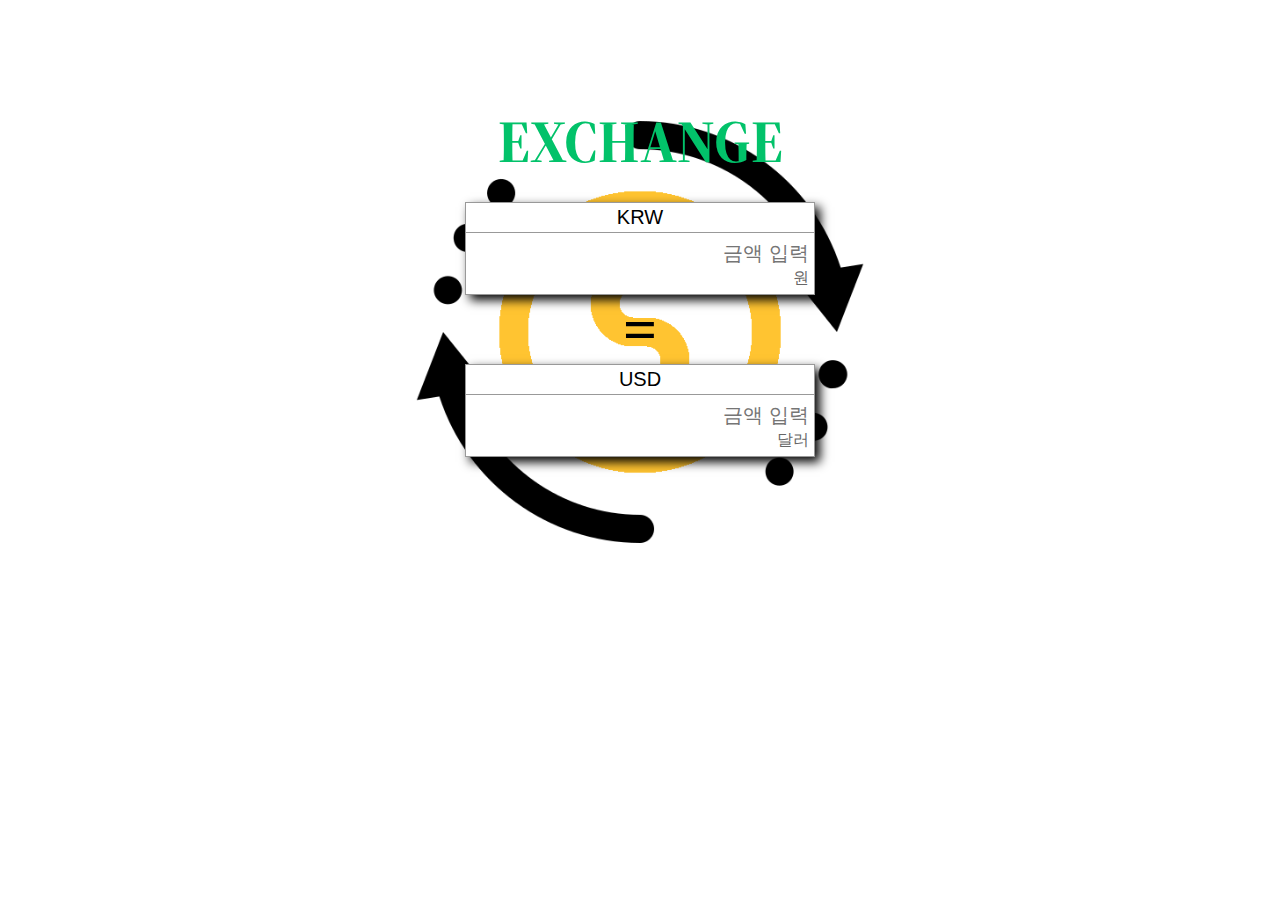
<file: exchange/index.html>
<!DOCTYPE html>
<html lang="ko">
  <head>
    <meta charset="UTF-8" />
    <meta http-equiv="X-UA-Compatible" content="IE=edge" />
    <meta name="viewport" content="width=device-width, initial-scale=1.0" />
    <title>Exchange</title>
    <script src="custom.js" defer></script>
    <link rel="stylesheet" href="style.css" />
  </head>

  <body>
    <main class="wrap">
      <h1 class="title">EXCHANGE</h1>
      <div class="box">
        <div class="listBox">
          <button id="fromBtn">KRW</button>
          <ul id="fromList" class="list">
            <li><a href="#">KRW</a></li>
            <li><a href="#">USD</a></li>
            <li><a href="#">JPY</a></li>
            <li><a href="#">CNY</a></li>
            <li><a href="#">VND</a></li>
          </ul>
        </div>
        <div class="text">
          <input
            type="text"
            id="fromInput"
            placeholder="금액 입력"
            onkeyup="convert('from')"
          />
          <div id="fromNum">원</div>
        </div>
      </div>

      <h1 class="equal">=</h1>

      <div class="box">
        <div class="listBox">
          <button id="toBtn">USD</button>
          <ul id="toList" class="list">
            <li><a href="#">KRW</a></li>
            <li><a href="#">USD</a></li>
            <li><a href="#">JPY</a></li>
            <li><a href="#">CNY</a></li>
            <li><a href="#">VND</a></li>
          </ul>
        </div>
        <div class="text">
          <input
            type="text"
            id="toInput"
            placeholder="금액 입력"
            onkeyup="convert('to')"
          />
          <div id="toNum">달러</div>
        </div>
      </div>
    </main>
  </body>
</html>
</file>
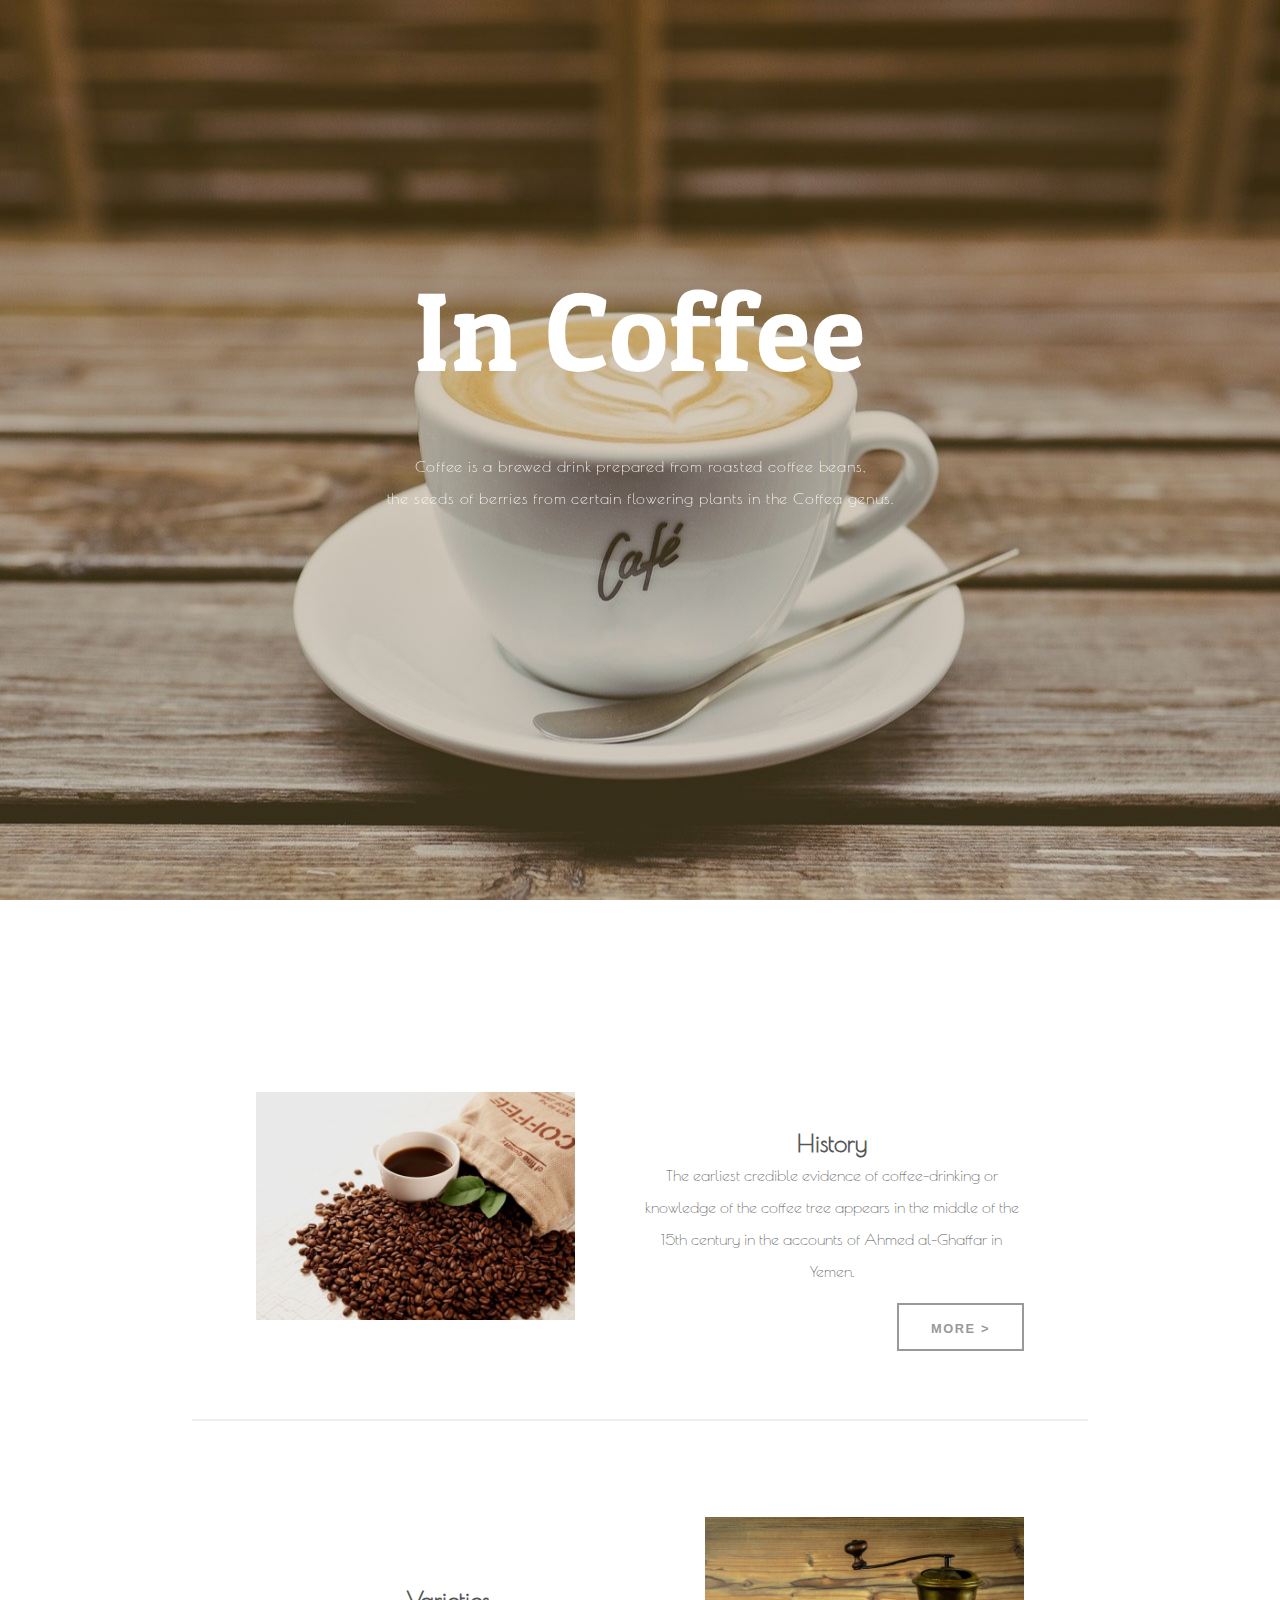
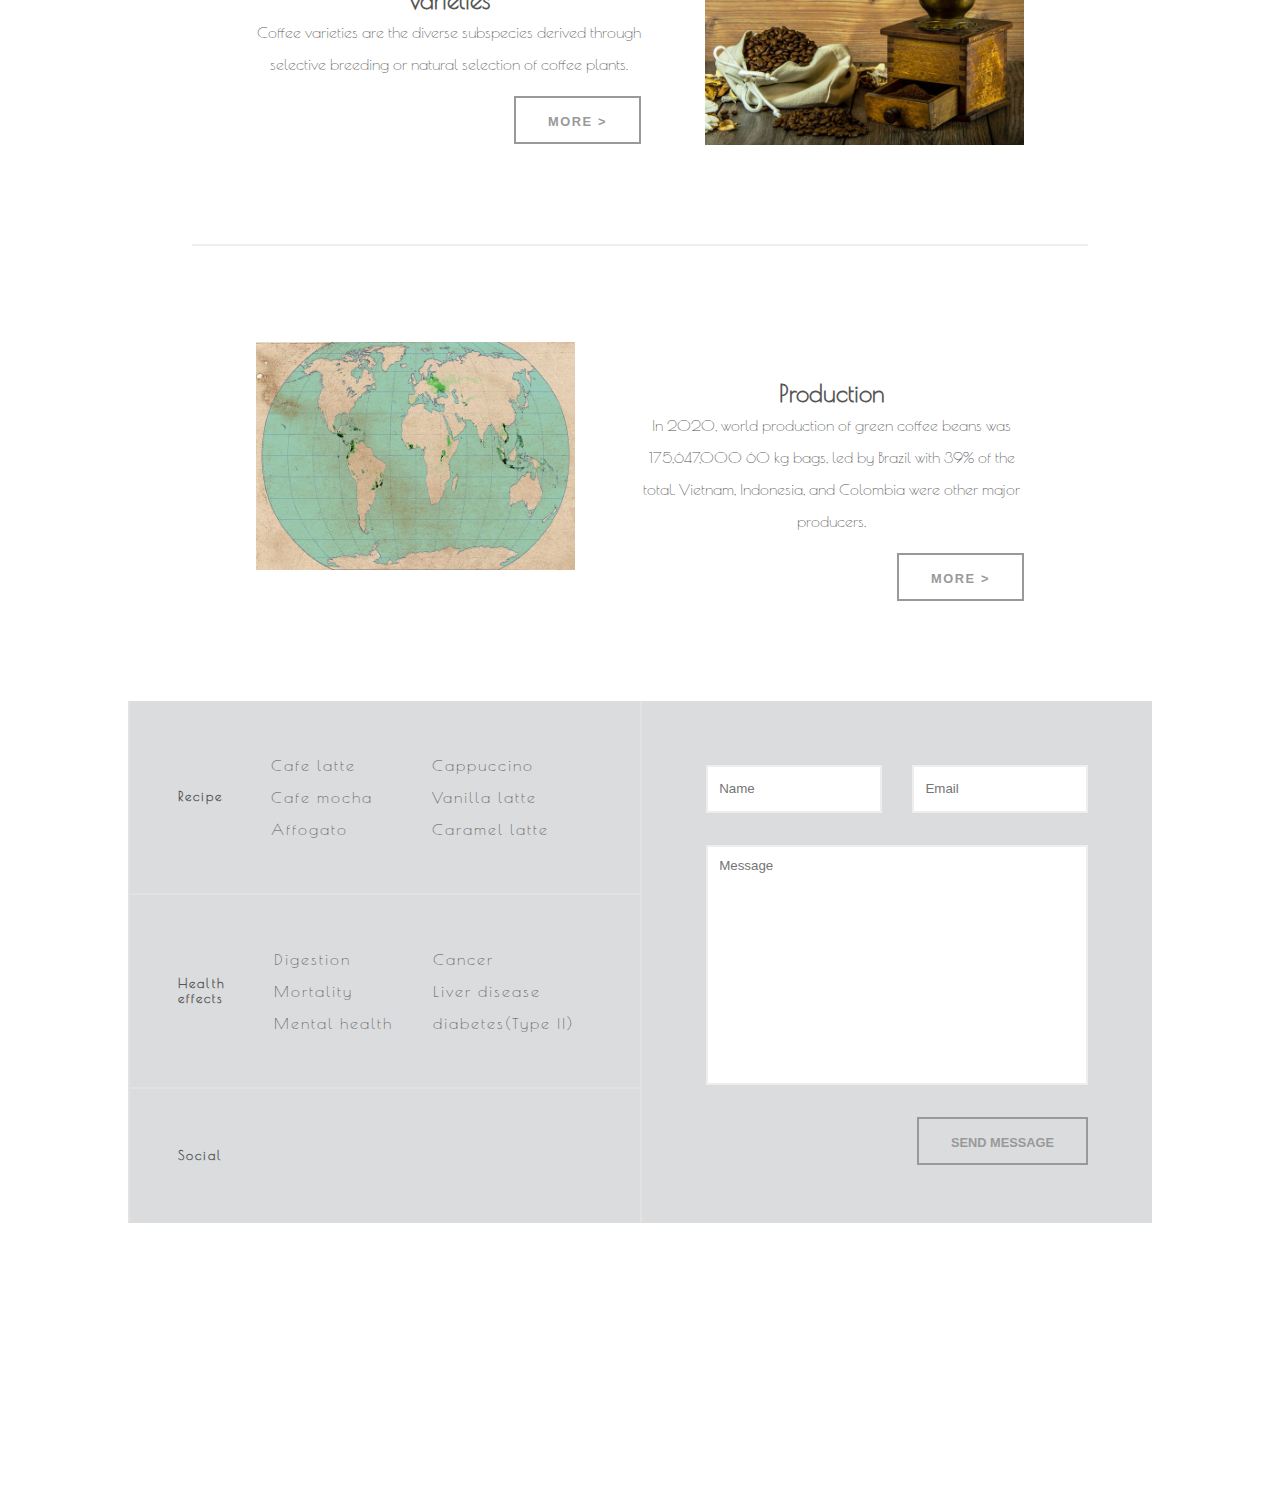
<file: incoffee/index.html>
<!DOCTYPE HTML>
<html>

<head>
	<title>In Coffee</title>
	<meta charset="utf-8" />
	<meta name="viewport" content="width=divice-width,initial-scale=1">
	<!--폰트어썸-->
	<link rel="stylesheet" href="https://use.fontawesome.com/releases/v5.15.4/css/all.css"
		integrity="sha384-DyZ88mC6Up2uqS4h/KRgHuoeGwBcD4Ng9SiP4dIRy0EXTlnuz47vAwmeGwVChigm" crossorigin="anonymous">
	<!--외부정의 css-->
	<link rel="stylesheet" href="css/main.css" />
	<link rel="stylesheet" href="css/media.css" />
	<!--제이쿼리_라이브러리-->
	<script src="https://ajax.googleapis.com/ajax/libs/jquery/3.6.0/jquery.min.js"></script>
	<!--외부정의 js-->
	<script src="js/custom.js" defer></script>
	<!--favicon-->
	<link rel="shortcut icon" href="img/favicon.ico" type="image/x-icon">
</head>

<body>
	<!--wrap-->
	<div id="wrap">
		<!--header-->
		<header id="header">
			<a href="index.html" class="logo">In Coffee</a>
			<p>
				Coffee is a brewed drink prepared from roasted coffee beans,<br>
				the seeds of berries from certain flowering plants in the Coffea genus.
			</p>
			<button type="button" id="start"><i class="far fa-play-circle"></i></button>
		</header>
		<!--nav-->
		<nav id="nav">
			<ul class="menu">
				<li id="history"></li>
				<li id="varieties"></li>
				<li id="production"></li>
			</ul>

			<ul class="icon">
				<li><a href="#"><i class="fab fa-twitter"></i></a></li>
				<li><a href="#"><i class="fab fa-facebook-f"></i></a></li>
				<li><a href="#"><i class="fab fa-instagram"></i></a></li>
				<li><a href="#"><i class="far fa-envelope"></i></a></li>
			</ul>
		</nav>
		<div id="navPanelToggle"><i class="fas fa-bars"></i></div>
		<!--main-->
		<div id="main">
			<!--posts-->
			<section class="posts">
				<div class="contain">
					<div id="img">
						<img src="img/thumb1.jpg" alt="">
					</div>
					<div id="txt">
						<h2>History</h2>
						<p class="t1">The earliest credible evidence of coffee-drinking or knowledge of the coffee tree
							appears in the middle of the 15th century in the accounts of Ahmed al-Ghaffar in Yemen.</p>
						<p><button type="button" id="hisBtn" class="button">more &gt;</button></p>
					</div>

				</div>
				<hr>
				<div id="ch" class="contain">
					<div id="txt">
						<h2>Varieties</h2>
						<p class="t1">Coffee varieties are the diverse subspecies derived through selective breeding or
							natural selection of coffee plants.</p>
						<p><button type="button" id="varBtn" class="button">more &gt;</button></p>
					</div>
					<div id="img">
						<img src="img/thumb2.jpg" alt="">
					</div>
				</div>
				<hr>
				<div class="contain">
					<div id="img">
						<img src="img/thumb3.jpg" alt="">
					</div>
					<div id="txt">
						<h2>Production</h2>
						<p class="t1">In 2020, world production of green coffee beans was 175,647,000 60 kg bags, led by
							Brazil with 39% of the total. Vietnam, Indonesia, and Colombia were other major producers.
						</p>
						<p><button type="button" id="proBtn" class="button">more &gt;</button></p>
					</div>
				</div>
			</section>
		</div>
		<!--footer-->
		<footer id="footer">
			<section class="split">
				<section>
					<h3>Recipe</h3>
					<ul class="links">
						<li><a href="#">Cafe latte</a></li>
						<li><a href="#">Cafe mocha</a></li>
						<li><a href="#">Affogato</a></li>
					</ul>
					<ul class="links">
						<li><a href="#">Cappuccino</a></li>
						<li><a href="#">Vanilla latte</a></li>
						<li><a href="#">Caramel latte</a></li>
					</ul>
				</section>
				<section>
					<h3>Health<br>effects</h3>
					<ul class="links">
						<li><a href="#">Digestion</a></li>
						<li><a href="#">Mortality</a></li>
						<li><a href="#">Mental health</a></li>
					</ul>
					<ul class="links">
						<li><a href="#">Cancer</a></li>
						<li><a href="#">Liver disease</a></li>
						<li><a href="#">diabetes(Type II)</a></li>
					</ul>
				</section>
				<section>
					<h3>Social</h3>
					<ul class="icon">
						<li><a href="#"><i class="fab fa-twitter"></i></a></li>
						<li><a href="#"><i class="fab fa-facebook-f"></i></a></li>
						<li><a href="#"><i class="fab fa-instagram"></i></a></li>
						<li><a href="#"><i class="far fa-envelope"></i></a></li>
					</ul>
				</section>
			</section>
			<section>
				<form method="post" action="#">
					<div class="fields">
						<div class="field">
							<input type="text" name="name" id="name" placeholder="Name" />
						</div>
						<div class="field">
							<input type="text" name="email" id="email" placeholder="Email" />
						</div>
						<textarea name="message" id="message" rows="3" placeholder="Message"></textarea>
					</div>
					<button class="button" type="submit">Send Message</button>
				</form>
			</section>
		</footer>
		<!--copyright-->
		<div id="info">
			<ul>
				<li>Address</li>
				<li>안산시 고잔동 541-1 <br>
					KR 동서코아 3층</li>
			</ul>
			<ul>
				<li>Phone</li>
				<li>010-1111-1111</li>
			</ul>
			<ul>
				<li>Email</li>
				<li>leeeunbi@naver.com</li>
			</ul>
		</div>
		<p class="copyright">&copy;Untitled. All right reserved.</p>
	</div>
	<div id="topBtn"><img src="img/top.png" alt=""></div>
</body>

</html>
</file>
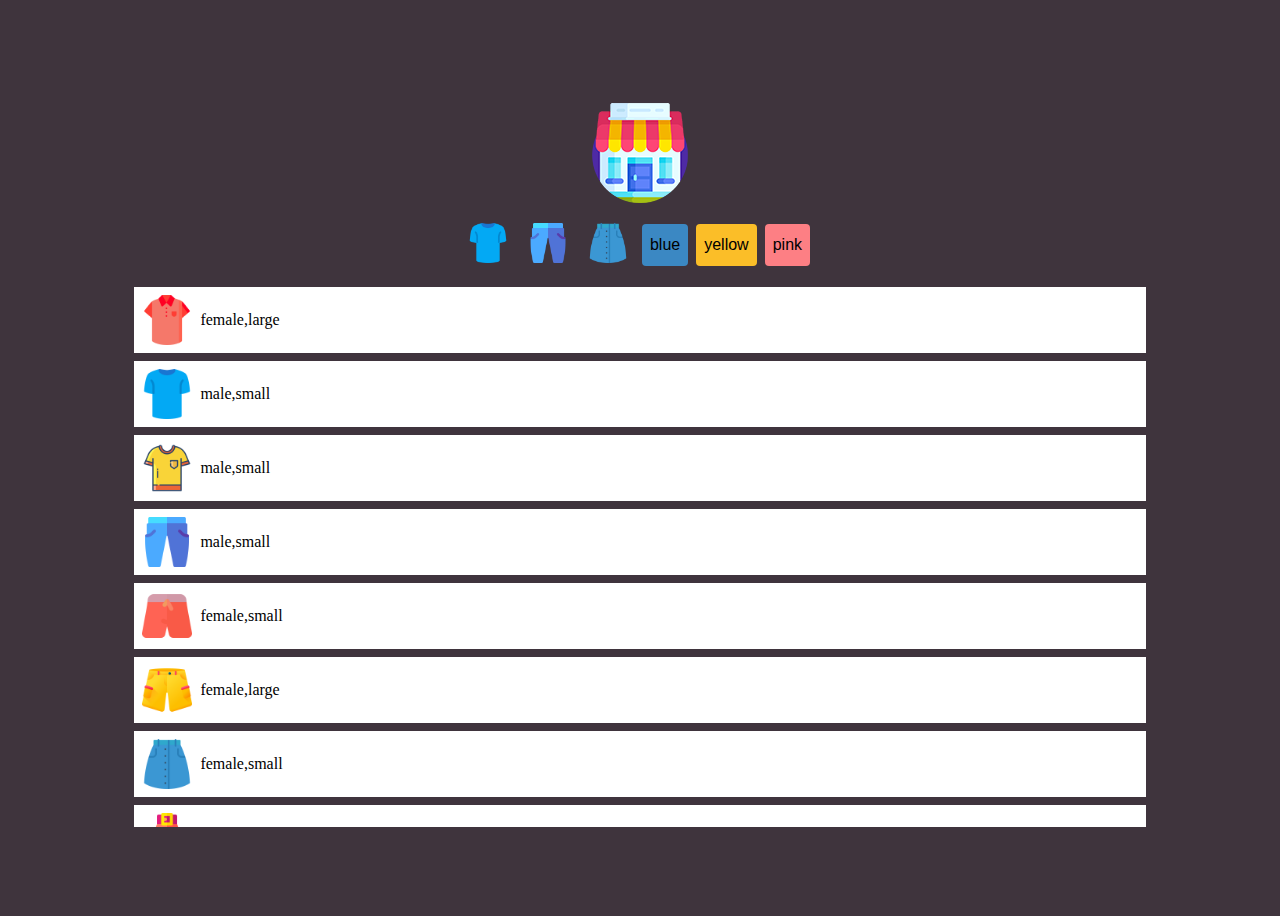
<file: miniShopping/index.html>
<!DOCTYPE html>
<html lang="en">
<head>
  <meta charset="UTF-8">
  <meta http-equiv="X-UA-Compatible" content="IE=edge">
  <meta name="viewport" content="width=device-width, initial-scale=1.0">
  <title>Mini Shopping Mall</title>
  <link href="css/style.css" rel="stylesheet">
  <script src="js/custom.js" defer></script>
</head>
<body>
  <!--logo-->
  <img src="img/logo.png" alt="logo" class="logo">

  <!--buttons-->
  <section class="buttons">
      <button class="btn">
          <img 
              src="img/blue_t.png"
              alt="tshirt"
              class="imgBtn"
              data-key="type"
              data-value="tshirt"
          >
      </button>
      <button class="btn">
          <img 
              src="img/blue_p.png"
              alt="pants"
              class="imgBtn"
              data-key="type"
              data-value="pants"
          >
      </button>
      <button class="btn">
          <img 
              src="img/blue_s.png"
              alt="skirt"
              class="imgBtn"
              data-key="type"
              data-value="skirt"
          >
      </button>
      <button class="btn colorBtn blue" data-key="color" data-value="blue">
          blue
      </button>
      <button class="btn colorBtn yellow" data-key="color" data-value="yellow">
          yellow
      </button>
      <button class="btn colorBtn pink" data-key="color" data-value="pink">
          pink
      </button>
  </section>

  <!--items-->
  <ul class="items"></ul>
</body>
</html>
</file>
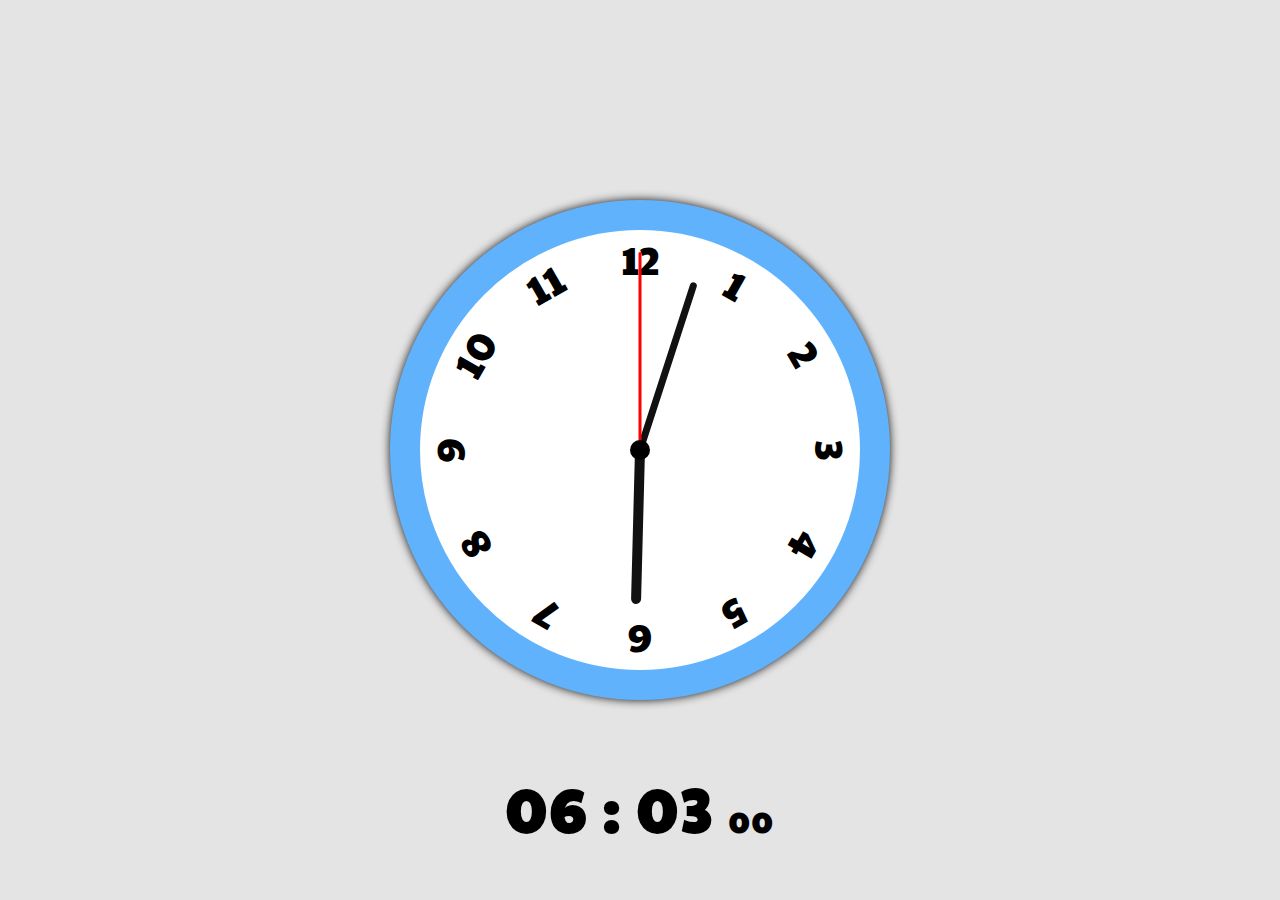
<file: analog clock/Analog Clock.html>
<!doctype html>
<html>

<head>
  <meta charset="utf-8">
  <title>Analog Clock</title>
  <meta name="viewport" content="width=device-width,initial-scale=1">
  <link rel="stylesheet" href="style.css">
  <script src="custom.js" defer></script>
</head>

<body>
  <div class="clock">
    <div class="hands hour"></div>
    <div class="hands min"></div>
    <div class="hands sec"></div>
    <div class="num num1">1</div>
    <div class="num num2">2</div>
    <div class="num num3">3</div>
    <div class="num num4">4</div>
    <div class="num num5">5</div>
    <div class="num num6">6</div>
    <div class="num num7">7</div>
    <div class="num num8">8</div>
    <div class="num num9">9</div>
    <div class="num num10">10</div>
    <div class="num num11">11</div>
    <div class="num num12">12</div>
  </div>
  <h2>
    <span id="h"></span>
    <span">:</span>
      <span id="m"></span>
      <span id="s"></span>
  </h2>
</body>

</html>
</file>
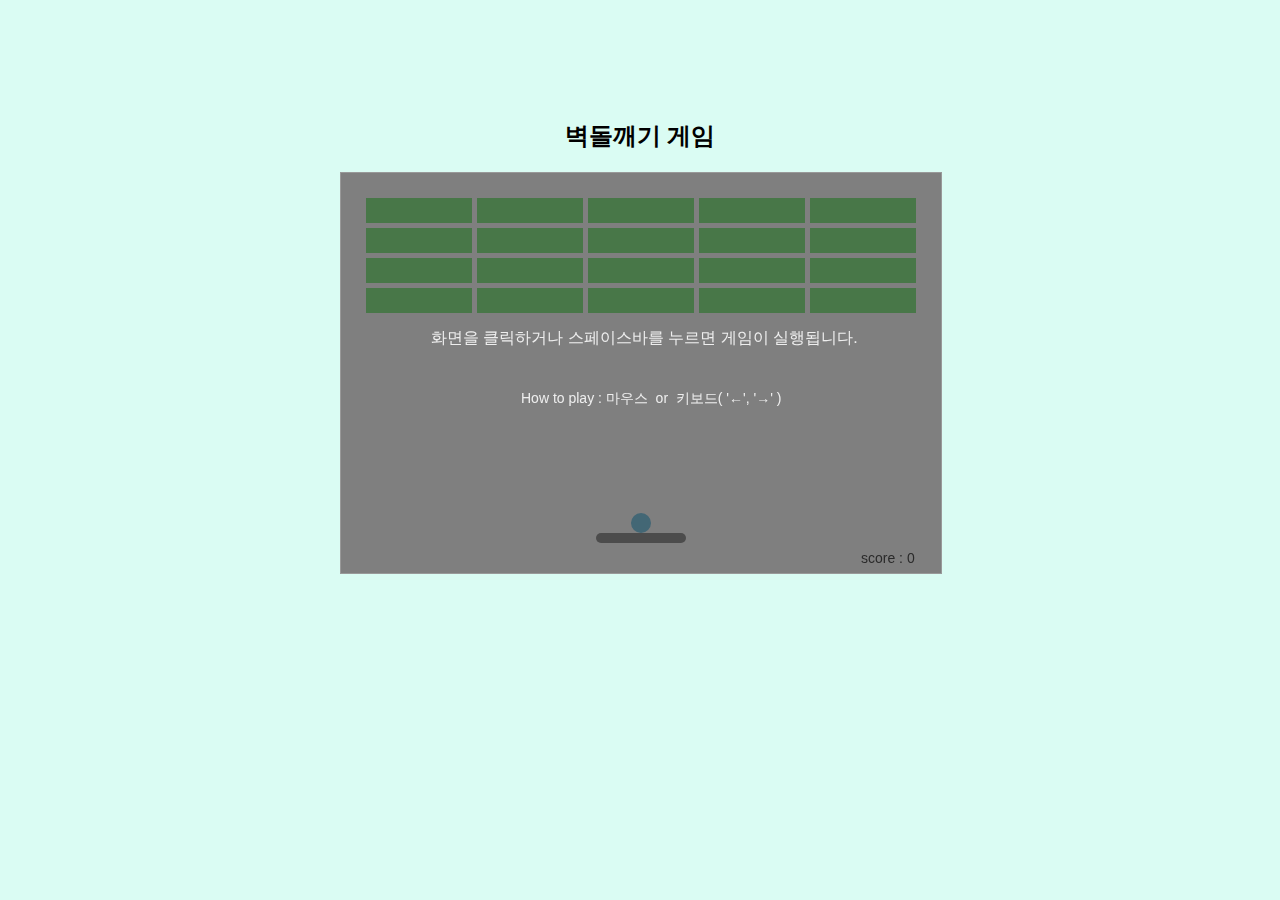
<file: blockgame/block.html>
<!DOCTYPE html>
<html lang="en">
  <head>
    <meta charset="UTF-8" />
    <meta http-equiv="X-UA-Compatible" content="IE=edge" />
    <meta name="viewport" content="width=device-width, initial-scale=1.0" />
    <title>벽돌깨기</title>
    <style>
      body {
        margin: 0;
        padding: 0;
        background-color: rgb(218, 252, 243);
      }

      #container {
        width: 600px;
        padding-top: 100px;
        margin: auto;
      }
      canvas {
        background-color: #fff;
      }
      h2 {
        text-align: center;
      }
    </style>
  </head>

  <body>
    <div id="container">
      <h2>벽돌깨기 게임</h2>
      <canvas
        id="myCanvas"
        width="600"
        height="400"
        style="border: 1px solid #999"
      ></canvas>
    </div>

    <script>
      const canvas = document.getElementById("myCanvas");
      const ctx = canvas.getContext("2d");

      //공이 한번에 프레임에 이동하는 값. 숫자가 커지면 공이 움직이는 속도가 빨라지고, -가 붙으면 시작할때 공의 진행 방향이 바뀝니다.
      let dx = -2.5;
      let dy = -2.5;
      //공의 처음 위치
      let x = canvas.width / 2;
      let y = canvas.height - 50;
      //바의 크기, 위치
      const barWidth = 80;
      let barX = (canvas.width - barWidth) / 2; //바의 왼쪽 끝
      let barX2 = (canvas.width + barWidth) / 2; //바의 오른쪽 끝
      //키보드 방향키
      let right = false;
      let left = false;
      //블록
      const blockPadding = 5; //블록 사이 간격
      const blockMargin = 25; //블록과 캔버스 사이의 간격
      const blockWidth = (canvas.width - blockMargin * 2 - blockPadding * 4) / 5; //블록의 넓이. 한줄에 5개의 블록을 그릴 것이기 때문에 캔버스의 넓이에서 좌우 margin과 블록사이 padding을 뺀 후 5로 나눔.
      const blockHeight = 25; //블록의 높이
      const blocks = []; //4행 5열 배열
      for (let i = 0; i < 5; i++) {
        blocks[i] = [];
        for (let j = 0; j < 4; j++) {
          blocks[i][j] = { x: 0, y: 0, status: 1 };
        }
      }
      //점수
      let score = 0;

      //처음 페이지 로드 시 게임 설명 화면
      function startText() {
        ctx.beginPath();
        ctx.rect(0, 0, canvas.width, canvas.height);
        ctx.fillStyle = "rgba(0,0,0,0.5)";
        ctx.fill();
        ctx.closePath();
        ctx.font = "16px Arial";
        ctx.fillStyle = "#eee";
        ctx.fillText(
          "화면을 클릭하거나 스페이스바를 누르면 게임이 실행됩니다.",
          90,
          canvas.height / 2 - 30
        );
        ctx.font = "14px Arial";
        ctx.fillText(
          "How to play : 마우스  or  키보드( '←', '→' )",
          180,
          canvas.height / 2 + 30
        );
      }

      function drawBall() {
        ctx.beginPath();
        ctx.arc(x, y, 10, 0, 2 * Math.PI);
        ctx.fillStyle = "skyblue";
        ctx.fill();
        ctx.closePath();
      }
      function drawBar() {
        //rect로는 모서리가 둥근 사각형을 그리기 힘들기 때문에 lineTo를 사용해 바를 생성, 이동 시 양쪽 끝을 같이 이동시킵니다.
        ctx.beginPath();
        ctx.lineWidth = 10;
        ctx.lineCap = "round";
        ctx.moveTo(barX, canvas.height - 35);
        ctx.lineTo(barX2, canvas.height - 35);
        ctx.strokeStyle = "#999";
        ctx.stroke();
        ctx.closePath();
      }
      function drawBlocks() {
        //status속성으로 status가 1일때에만 블록을 그리도록 합니다. 블록이 공과 닿으면 status 값이 바뀌어 화면에서 사라지게 됩니다.

        for (let i = 0; i < 5; i++) {
          for (let j = 0; j < 4; j++) {
            if (blocks[i][j].status == 1) {
              //블록의 크기+여백 만큼 간격을 띄워 블록을 그립니다.
              let blockX = i * (blockWidth + blockPadding) + blockMargin;
              let blockY = j * (blockHeight + blockPadding) + blockMargin;
              blocks[i][j].x = blockX;
              blocks[i][j].y = blockY;
              ctx.beginPath();
              ctx.rect(blockX, blockY, blockWidth, blockHeight);
              ctx.fillStyle = "lightgreen";
              ctx.fill();
              ctx.closePath();
            }
          }
        }
      }
      function drawScore() {
        ctx.font = "14px Arial";
        ctx.fillStyle = "#555";
        ctx.fillText("score : " + score, 520, 390);
      }

      function keyDown(e) {
        if (e.keyCode == 39) {
          right = true;
        } else if (e.keyCode == 37) {
          left = true;
        }
      }
      function keyUp(e) {
        if (e.keyCode == 39) {
          right = false;
        } else if (e.keyCode == 37) {
          left = false;
        }
      }
      function mouseMove(e) {
        let mouseX = e.clientX - canvas.offsetLeft;

        //mouseX값은 바의 중앙이기 때문에 캔버스의 양쪽 끝까지 움직이도록 하면 바의 절반이 가려지게 됩니다. 그러므로 바의 이동범위를 barWidth/2 값을 사용해 조정해줍니다.
        if (mouseX > barWidth / 2 && mouseX < canvas.width - barWidth / 2) {
          barX = mouseX - barWidth / 2;
          barX2 = mouseX + barWidth / 2;
        }
      }

      document.addEventListener("mousemove", mouseMove, false);
      document.addEventListener("keydown", keyDown, false);
      document.addEventListener("keyup", keyUp, false);

      //x(공의 중심부)가 블록에 닿게되면 공의 진행 방향을 바꾸고 닿은 블록은 status=0으로 사라지게 합니다. 점수도 1점씩 올라가도록 하고 모든 블록(20개)이 사라지면 alert창을 띄운 후 새로고침 합니다.
      function collision() {
        for (let i = 0; i < 5; i++) {
          for (let j = 0; j < 4; j++) {
            let b = blocks[i][j];
            if (b.status == 1) {
              if (
                x > b.x &&
                x < b.x + blockWidth &&
                y > b.y &&
                y < b.y + blockHeight
              ) {
                dy = -dy;
                b.status = 0;
                score++;
                if (score == 20) {
                  alert("YOU WIN!!\nSCORE : " + score);
                  document.location.reload();
                }
              }
            }
          }
        }
      }

      function gameStart() {
        ctx.clearRect(0, 0, 600, 400);
        drawBall();
        drawBar();
        drawBlocks();
        collision();
        drawScore();

        //공이 벽에 닿으면 튕겨나가도록 합니다.
        if (x < 10 || x > canvas.width - 10) {
          dx = -dx;
        }
        if (y + dy < 10) {
          dy = -dy;
        } else if (y + dy > canvas.height - 40) {
          //공의 좌표가 바(bar)보다 낮아졌을때
          if (x > barX && x < barX2 && x < barX + barWidth) {
            //바의 넓이 안이면 공을 튕겨내고
            dy = -dy;
          } else if (y == canvas.height - 30) {
            //그 외엔 gameover 메시지를 띄웁니다.
            alert("GAME OVER\nSCORE : " + score);
            document.location.reload();
          }
        }

        //방향키를 누르면 8씩 이동(캔버스 넓이 안에서만)
        if (right && barX < canvas.width - barWidth) {
          barX += 8;
          barX2 += 8;
        }
        if (left && barX > 0) {
          barX -= 8;
          barX2 -= 8;
        }
        x += dx;
        y += dy;
      }

      drawBlocks();
      drawBall();
      drawBar();
      drawScore();
      startText();


      //화면 클릭 시 게임 실행(한번만 실행.)
      window.addEventListener("click", () => {
        setInterval(gameStart,10);
      }, {once: true});

      //스페이스바를 누르면 게임 실행(한번만 실행.)
      document.addEventListener("keydown", (e) => {
        if (e.keyCode == 32) {
          setInterval(gameStart,10);
        }
      }, {once: true});

      

      
    </script>
  </body>
</html>
</file>
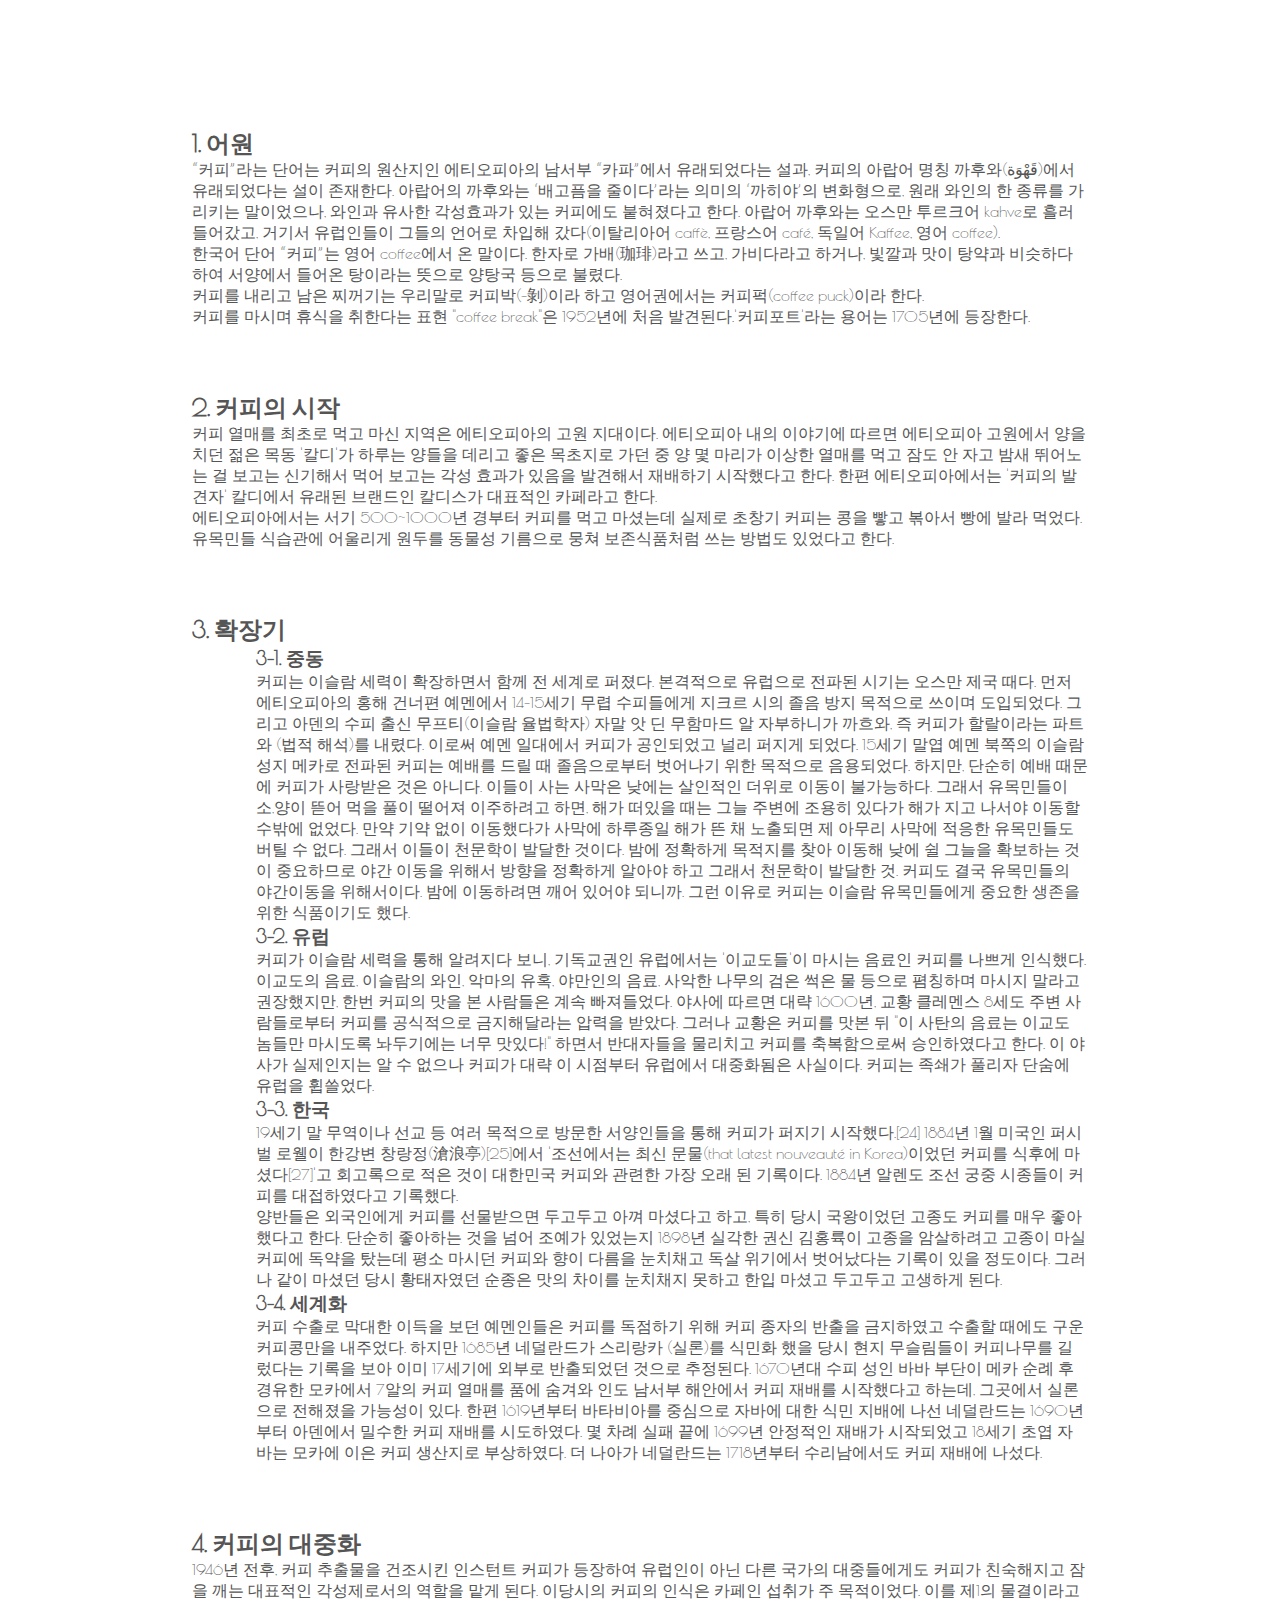
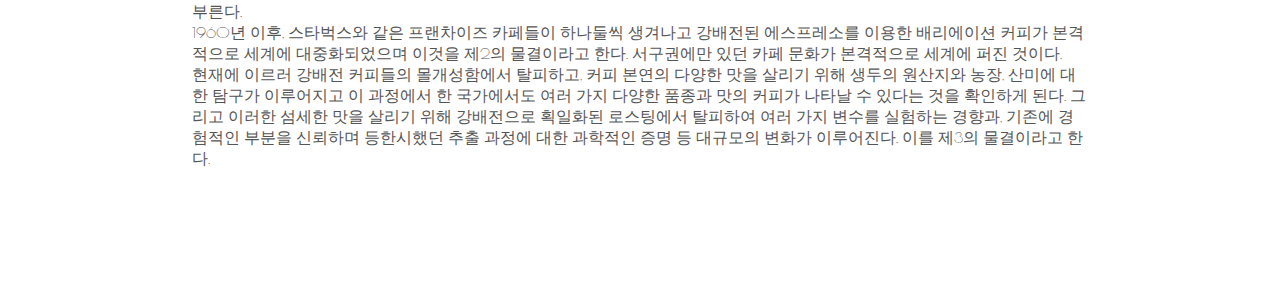
<file: incoffee/history.html>
<!DOCTYPE HTML>
<html>

<head>
	<title>In Coffee</title>
	<meta charset="utf-8" />
	<meta name="viewport" content="width=divice-width,initial-scale=1">
	<!--폰트어썸-->
	<link rel="stylesheet" href="https://use.fontawesome.com/releases/v5.15.4/css/all.css"
		integrity="sha384-DyZ88mC6Up2uqS4h/KRgHuoeGwBcD4Ng9SiP4dIRy0EXTlnuz47vAwmeGwVChigm" crossorigin="anonymous">
	<!--외부정의 css-->
	<link rel="stylesheet" href="css/history.css" />
	<link rel="stylesheet" href="css/media.css" />
	<!--제이쿼리_라이브러리-->
	<script src="https://ajax.googleapis.com/ajax/libs/jquery/3.6.0/jquery.min.js"></script>
	<!--외부정의 js-->
	<script src="js/custom.js"></script>
	<!--favicon-->
	<link rel="shortcut icon" href="/portfolio/img/favicon.ico" type="image/x-icon">
</head>

<body>
	<!--main-->
	<div id="main">
		<div id="wraper">
			<!--posts-->
			<section class="posts">
				<div class="histxt">
					<h2>1. 어원</h2>
					<hr>
					<p>
						“커피”라는 단어는 커피의 원산지인 에티오피아의 남서부 “카파”에서 유래되었다는 설과, 커피의 아랍어 명칭 까후와(قَهْوَة)에서 유래되었다는 설이 존재한다. 아랍어의
						까후와는 ‘배고픔을 줄이다’라는 의미의 ‘까히야’의 변화형으로, 원래 와인의 한 종류를 가리키는 말이었으나, 와인과 유사한 각성효과가 있는 커피에도 붙혀졌다고 한다. 아랍어
						까후와는 오스만 투르크어 kahve로 흘러 들어갔고, 거기서 유럽인들이 그들의 언어로 차입해 갔다(이탈리아어 caffè, 프랑스어 café, 독일어 Kaffee, 영어
						coffee).
					</p>
					<p>
						한국어 단어 “커피”는 영어 coffee에서 온 말이다. 한자로 가배(珈琲)라고 쓰고, 가비다라고 하거나, 빛깔과 맛이 탕약과 비슷하다 하여 서양에서 들어온 탕이라는 뜻으로
						양탕국 등으로 불렸다.<br>
						커피를 내리고 남은 찌꺼기는 우리말로 커피박(-剝)이라 하고 영어권에서는 커피퍽(coffee puck)이라 한다.<br>
						커피를 마시며 휴식을 취한다는 표현 "coffee break"은 1952년에 처음 발견된다.'커피포트'라는 용어는 1705년에 등장한다.
					</p>
					<hr>
				</div>

				<div class="histxt">
					<h2>2. 커피의 시작</h2>
					<hr>
					<p>
						커피 열매를 최초로 먹고 마신 지역은 에티오피아의 고원 지대이다. 에티오피아 내의 이야기에 따르면 에티오피아 고원에서 양을 치던 젊은 목동 '칼디'가 하루는 양들을 데리고
						좋은 목초지로 가던 중 양 몇 마리가 이상한 열매를 먹고 잠도 안 자고 밤새 뛰어노는 걸 보고는 신기해서 먹어 보고는 각성 효과가 있음을 발견해서 재배하기 시작했다고 한다.
						한편 에티오피아에서는 '커피의 발견자' 칼디에서 유래된 브랜드인 칼디스가 대표적인 카페라고 한다.
					</p>
					<p>
						에티오피아에서는 서기 500~1000년 경부터 커피를 먹고 마셨는데 실제로 초창기 커피는 콩을 빻고 볶아서 빵에 발라 먹었다. 유목민들 식습관에 어울리게 원두를 동물성
						기름으로 뭉쳐 보존식품처럼 쓰는 방법도 있었다고 한다.
					</p>
					<hr>
				</div>

				<div class="histxt">
					<h2>3. 확장기</h2>
					<hr>
					<div class="sub">
						<h3>3-1. 중동</h3>
						<hr>
						<p>
							커피는 이슬람 세력이 확장하면서 함께 전 세계로 퍼졌다. 본격적으로 유럽으로 전파된 시기는 오스만 제국 때다.

							먼저 에티오피아의 홍해 건너편 예멘에서 14-15세기 무렵 수피들에게 지크르 시의 졸음 방지 목적으로 쓰이며 도입되었다. 그리고 아덴의 수피 출신 무프티(이슬람
							율법학자) 자말 앗 딘 무함마드 알 자부하니가 까흐와, 즉 커피가 할랄이라는 파트와 (법적 해석)를 내렸다. 이로써 예멘 일대에서 커피가 공인되었고 널리 퍼지게
							되었다. 15세기 말엽 예멘 북쪽의 이슬람 성지 메카로 전파된 커피는 예배를 드릴 때 졸음으로부터 벗어나기 위한 목적으로 음용되었다. 하지만, 단순히 예배 때문에
							커피가 사랑받은 것은 아니다. 이들이 사는 사막은 낮에는 살인적인 더위로 이동이 불가능하다. 그래서 유목민들이 소,양이 뜯어 먹을 풀이 떨어져 이주하려고 하면, 해가
							떠있을 때는 그늘 주변에 조용히 있다가 해가 지고 나서야 이동할 수밖에 없었다. 만약 기약 없이 이동했다가 사막에 하루종일 해가 뜬 채 노출되면 제 아무리 사막에
							적응한 유목민들도 버틸 수 없다. 그래서 이들이 천문학이 발달한 것이다. 밤에 정확하게 목적지를 찾아 이동해 낮에 쉴 그늘을 확보하는 것이 중요하므로 야간 이동을
							위해서 방향을 정확하게 알아야 하고 그래서 천문학이 발달한 것. 커피도 결국 유목민들의 야간이동을 위해서이다. 밤에 이동하려면 깨어 있어야 되니까. 그런 이유로
							커피는 이슬람 유목민들에게 중요한 생존을 위한 식품이기도 했다.
						</p>
						<hr>
					</div>
					<div class="sub">
						<h3>3-2. 유럽</h3>
						<hr>
						<p>
							커피가 이슬람 세력을 통해 알려지다 보니, 기독교권인 유럽에서는 '이교도들'이 마시는 음료인 커피를 나쁘게 인식했다. 이교도의 음료, 이슬람의 와인, 악마의 유혹,
							야만인의 음료, 사악한 나무의 검은 썩은 물 등으로 폄칭하며 마시지 말라고 권장했지만, 한번 커피의 맛을 본 사람들은 계속 빠져들었다. 야사에 따르면 대략
							1600년, 교황 클레멘스 8세도 주변 사람들로부터 커피를 공식적으로 금지해달라는 압력을 받았다. 그러나 교황은 커피를 맛본 뒤 "이 사탄의 음료는 이교도 놈들만
							마시도록 놔두기에는 너무 맛있다!" 하면서 반대자들을 물리치고 커피를 축복함으로써 승인하였다고 한다. 이 야사가 실제인지는 알 수 없으나 커피가 대략 이 시점부터
							유럽에서 대중화됨은 사실이다. 커피는 족쇄가 풀리자 단숨에 유럽을 휩쓸었다.
						</p>
						<hr>
					</div>
					<div class="sub">
						<h3>3-3. 한국</h3>
						<hr>
						<p>
							19세기 말 무역이나 선교 등 여러 목적으로 방문한 서양인들을 통해 커피가 퍼지기 시작했다.[24] 1884년 1월 미국인 퍼시벌 로웰이 한강변
							창랑정(滄浪亭)[25]에서 '조선에서는 최신 문물(that latest nouveauté in Korea)이었던 커피를 식후에 마셨다[27]'고 회고록으로 적은 것이
							대한민국 커피와 관련한 가장 오래 된 기록이다. 1884년 알렌도 조선 궁중 시종들이 커피를 대접하였다고 기록했다.
						</p>
						<p>
							양반들은 외국인에게 커피를 선물받으면 두고두고 아껴 마셨다고 하고, 특히 당시 국왕이었던 고종도 커피를 매우 좋아했다고 한다. 단순히 좋아하는 것을 넘어 조예가
							있었는지 1898년 실각한 권신 김홍륙이 고종을 암살하려고 고종이 마실 커피에 독약을 탔는데 평소 마시던 커피와 향이 다름을 눈치채고 독살 위기에서 벗어났다는 기록이
							있을 정도이다. 그러나 같이 마셨던 당시 황태자였던 순종은 맛의 차이를 눈치채지 못하고 한입 마셨고 두고두고 고생하게 된다.
						</p>
						<hr>
					</div>
					<div class="sub">
						<h3>3-4. 세계화</h3>
						<hr>
						<p>
							커피 수출로 막대한 이득을 보던 예멘인들은 커피를 독점하기 위해 커피 종자의 반출을 금지하였고 수출할 때에도 구운 커피콩만을 내주었다. 하지만 1685년 네덜란드가
							스리랑카 (실론)를 식민화 했을 당시 현지 무슬림들이 커피나무를 길렀다는 기록을 보아 이미 17세기에 외부로 반출되었던 것으로 추정된다. 1670년대 수피 성인 바바
							부단이 메카 순례 후 경유한 모카에서 7알의 커피 열매를 품에 숨겨와 인도 남서부 해안에서 커피 재배를 시작했다고 하는데, 그곳에서 실론으로 전해졌을 가능성이 있다.
							한편 1619년부터 바타비아를 중심으로 자바에 대한 식민 지배에 나선 네덜란드는 1690년부터 아덴에서 밀수한 커피 재배를 시도하였다. 몇 차례 실패 끝에 1699년
							안정적인 재배가 시작되었고 18세기 초엽 자바는 모카에 이은 커피 생산지로 부상하였다. 더 나아가 네덜란드는 1718년부터 수리남에서도 커피 재배에 나섰다.
						</p>
						<hr>
					</div>

				</div>

				<div class="histxt">
					<h2>4. 커피의 대중화</h2>
					<hr>
					<p>
						1946년 전후, 커피 추출물을 건조시킨 인스턴트 커피가 등장하여 유럽인이 아닌 다른 국가의 대중들에게도 커피가 친숙해지고 잠을 깨는 대표적인 각성제로서의 역할을 맡게
						된다. 이당시의 커피의 인식은 카페인 섭취가 주 목적이었다. 이를 제1의 물결이라고 부른다.
					</p>
					<p>
						1960년 이후, 스타벅스와 같은 프랜차이즈 카페들이 하나둘씩 생겨나고 강배전된 에스프레소를 이용한 배리에이션 커피가 본격적으로 세계에 대중화되었으며 이것을 제2의
						물결이라고 한다. 서구권에만 있던 카페 문화가 본격적으로 세계에 퍼진 것이다.
					</p>
					<p>
						현재에 이르러 강배전 커피들의 몰개성함에서 탈피하고, 커피 본연의 다양한 맛을 살리기 위해 생두의 원산지와 농장, 산미에 대한 탐구가 이루어지고 이 과정에서 한 국가에서도
						여러 가지 다양한 품종과 맛의 커피가 나타날 수 있다는 것을 확인하게 된다. 그리고 이러한 섬세한 맛을 살리기 위해 강배전으로 획일화된 로스팅에서 탈피하여 여러 가지 변수를
						실험하는 경향과, 기존에 경험적인 부분을 신뢰하며 등한시했던 추출 과정에 대한 과학적인 증명 등 대규모의 변화가 이루어진다. 이를 제3의 물결이라고 한다.
					</p>
				</div>
			</section>
		</div>
	</div>
</body>

</html>
</file>
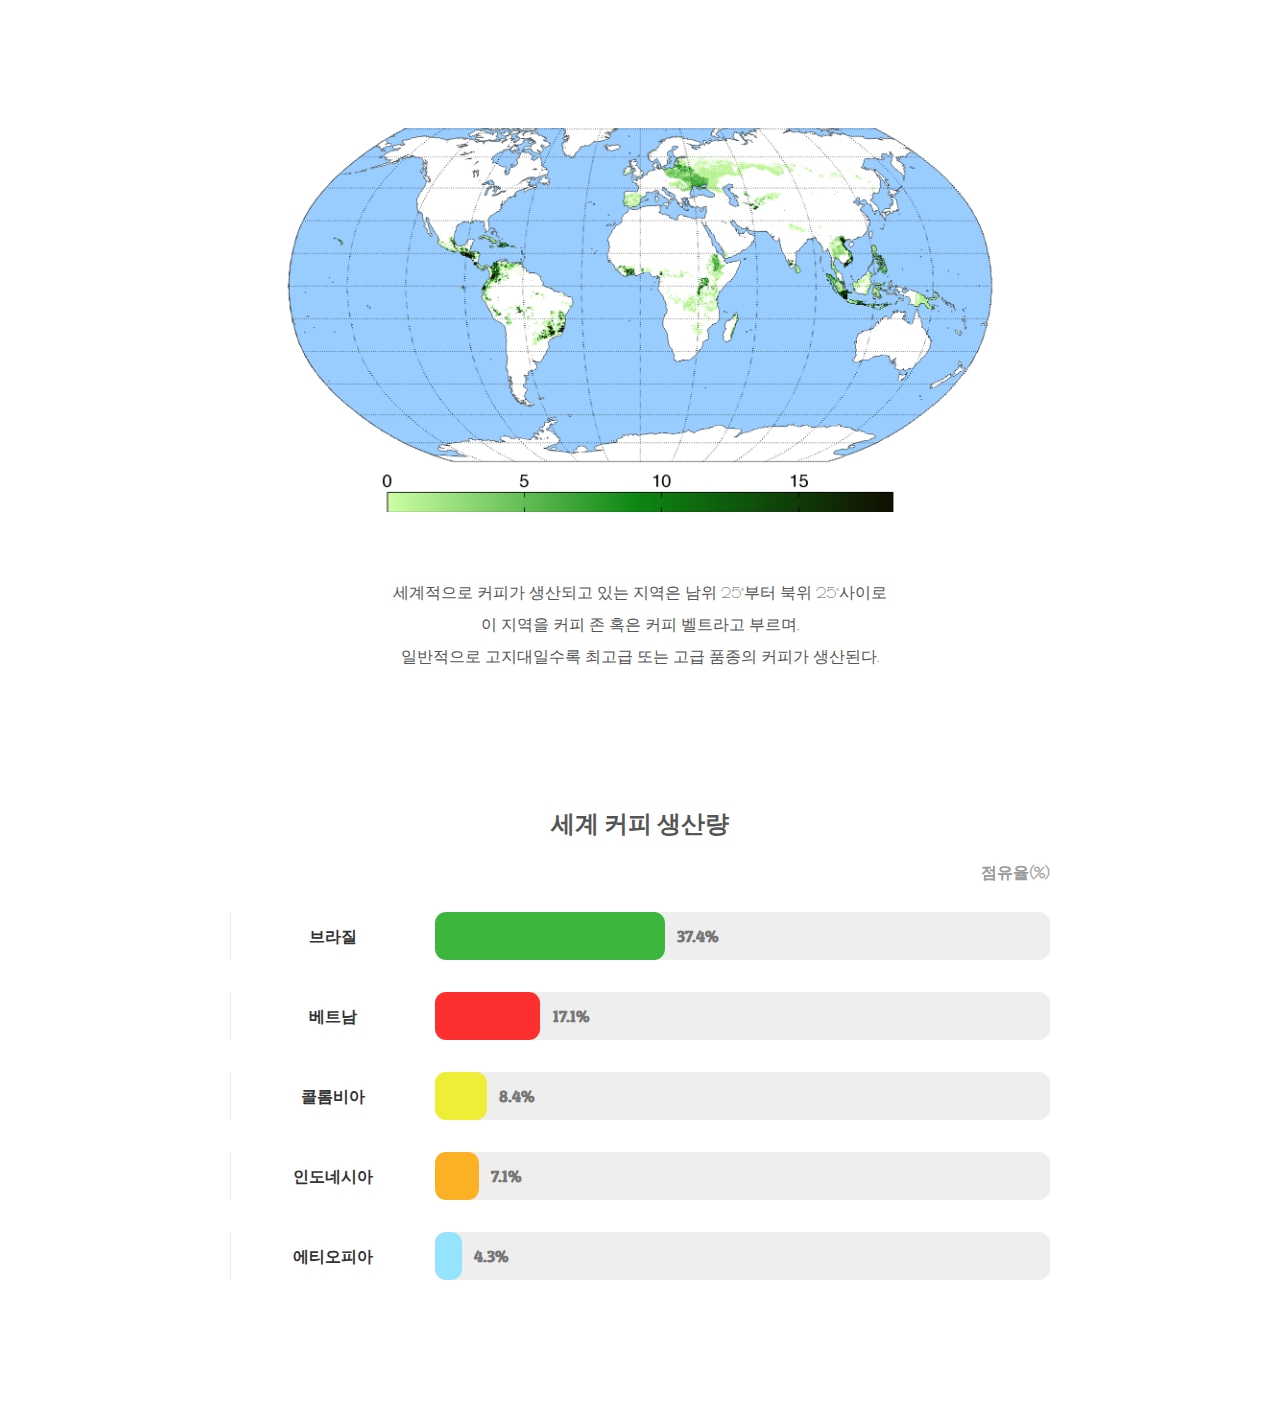
<file: incoffee/production.html>
<!DOCTYPE HTML>
<html>

<head>
	<title>In Coffee</title>
	<meta charset="utf-8" />
	<meta name="viewport" content="width=divice-width,initial-scale=1">
	<!--폰트어썸-->
	<link rel="stylesheet" href="https://use.fontawesome.com/releases/v5.15.4/css/all.css"
		integrity="sha384-DyZ88mC6Up2uqS4h/KRgHuoeGwBcD4Ng9SiP4dIRy0EXTlnuz47vAwmeGwVChigm" crossorigin="anonymous">
	<!--외부정의 css-->
	<link rel="stylesheet" href="css/production.css" />
	<link rel="stylesheet" href="css/media.css" />
	<!--제이쿼리_라이브러리-->
	<script src="https://ajax.googleapis.com/ajax/libs/jquery/3.6.0/jquery.min.js"></script>
	<!--외부정의 js-->
	<script src="js/custom.js"></script>
	<!--favicon-->
	<link rel="shortcut icon" href="/portfolio/img/favicon.ico" type="image/x-icon">
</head>

<body>
	<!--main-->
	<div id="main">
		<div id="wraper">
			<!--head-post-->
			<article class="headpost">
				<div id="image"></div>
				<p>세계적으로 커피가 생산되고 있는 지역은 남위 25˚부터 북위 25˚사이로<br>이 지역을 커피 존 혹은 커피 벨트라고 부르며,<br>일반적으로 고지대일수록 최고급 또는 고급 품종의
					커피가 생산된다.</p>
			</article>
			<hr>
			<!--posts-->
			<section class="posts">
				<div class="graph">
					<div>
						<h2>세계 커피 생산량</h2>
						<p>점유율(%)</p>
					</div>
					<ul>
						<li>
							<p>브라질</p>
							<div class="bar">
								<span id="txt1">37.4%</span>
								<div class="fill bar1"></div>
							</div>
						</li>
						<li>
							<p>베트남</p>
							<div class="bar">
								<span id="txt2">17.1%</span>
								<div class="fill bar2"></div>
							</div>
						</li>
						<li>
							<p>콜롬비아</p>
							<div class="bar">
								<span id="txt3">8.4%</span>
								<div class="fill bar3"></div>
							</div>
						</li>
						<li>
							<p>인도네시아</p>
							<div class="bar">
								<span id="txt4">7.1%</span>
								<div class="fill bar4">
								</div>
							</div>
						</li>
						<li>
							<p>에티오피아</p>
							<div class="bar">
								<span id="txt5">4.3%</span>
								<div class="fill bar5"></div>
							</div>
						</li>
					</ul>
				</div>
			</section>
		</div>
	</div>
</body>

</html>
</file>
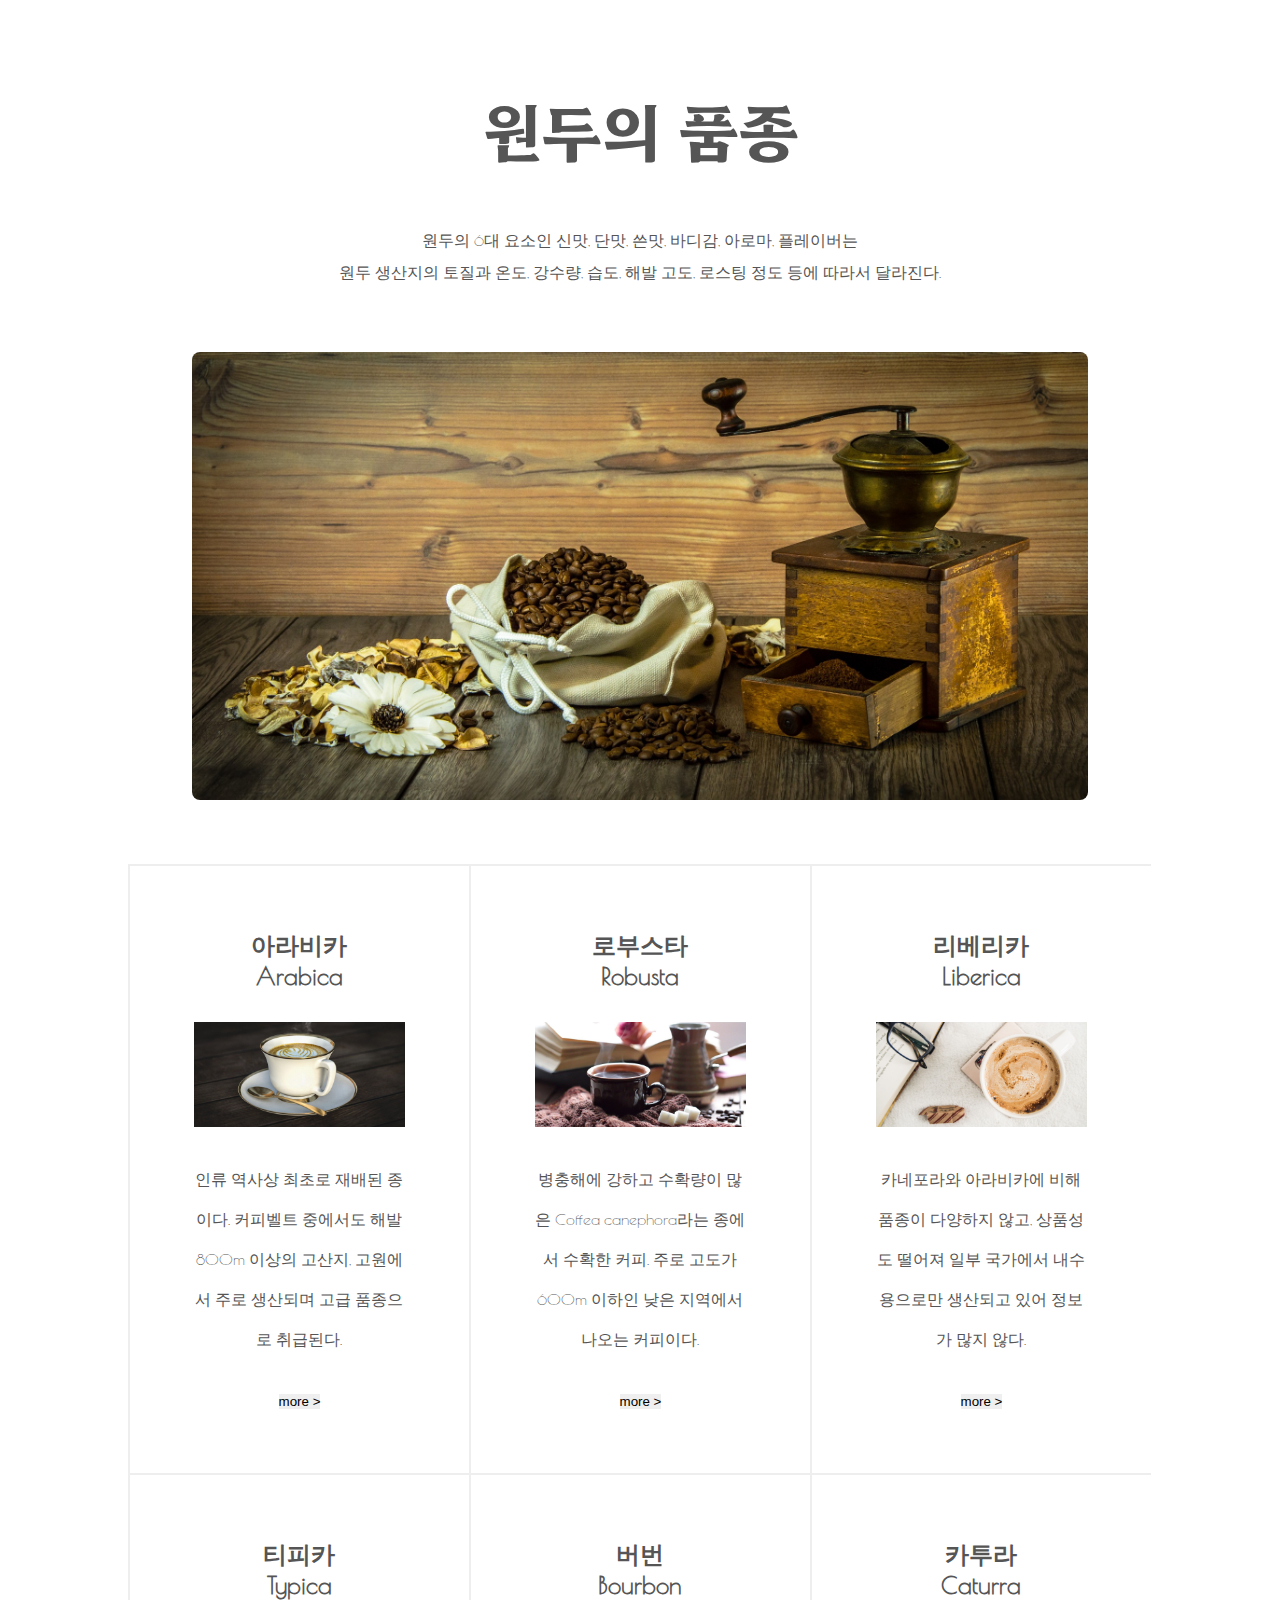
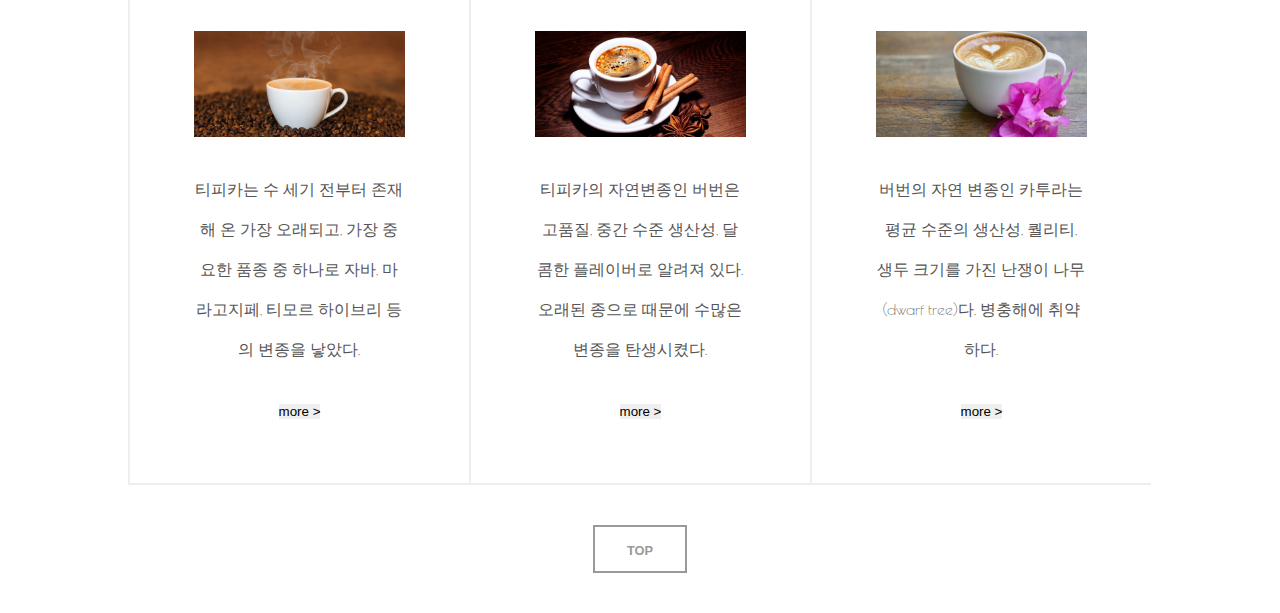
<file: incoffee/varieties.html>
<!DOCTYPE HTML>
<html>

<head>
	<title>In Coffee</title>
	<meta charset="utf-8" />
	<meta name="viewport" content="width=divice-width,initial-scale=1">
	<!--폰트어썸-->
	<link rel="stylesheet" href="https://use.fontawesome.com/releases/v5.15.4/css/all.css"
		integrity="sha384-DyZ88mC6Up2uqS4h/KRgHuoeGwBcD4Ng9SiP4dIRy0EXTlnuz47vAwmeGwVChigm" crossorigin="anonymous">
	<!--외부정의 css-->
	<link rel="stylesheet" href="css/varieties.css" />
	<link rel="stylesheet" href="css/media.css" />
	<!--제이쿼리_라이브러리-->
	<script src="https://ajax.googleapis.com/ajax/libs/jquery/3.6.0/jquery.min.js"></script>
	<!--외부정의 js-->
	<script src="js/custom.js"></script>
	<!--favicon-->
	<link rel="shortcut icon" href="/portfolio/img/favicon.ico" type="image/x-icon">
</head>

<body>
	<!--main-->
	<div id="main">
		<div id="wraper">
			<!--head-post-->
			<article class="headpost">
				<div class="major">
					<h2>원두의 품종</h2>
				</div>
				<p>원두의 6대 요소인 신맛, 단맛, 쓴맛, 바디감, 아로마, 플레이버는<br> 원두 생산지의 토질과 온도, 강수량, 습도, 해발 고도, 로스팅 정도 등에 따라서 달라진다.</p>
				<div id="image"></div>

			</article>
			<!--posts-->
			<section class="posts">
				<article>
					<h2>
						아라비카<br>
						Arabica
					</h2>
					<div id="subImg" class="img1"></div>
					<p>인류 역사상 최초로 재배된 종이다. 커피벨트 중에서도 해발 800m 이상의 고산지, 고원에서 주로 생산되며 고급 품종으로 취급된다.</p>
					<button type="button" class="button">more &gt;</button>
				</article>
				<article>
					<h2>
						로부스타<br>
						Robusta
					</h2>
					<div id="subImg" class="img2"></div>
					<p>병충해에 강하고 수확량이 많은 Coffea canephora라는 종에서 수확한 커피. 주로 고도가 600m 이하인 낮은 지역에서 나오는 커피이다.</p>
					<button type="button" class="button">more &gt;</button>
				</article>
				<article>
					<h2>
						리베리카<br>
						Liberica
					</h2>
					<div id="subImg" class="img3"></div>
					<p>카네포라와 아라비카에 비해 품종이 다양하지 않고, 상품성도 떨어져 일부 국가에서 내수용으로만 생산되고 있어 정보가 많지 않다.</p>
					<button type="button" class="button">more &gt;</button>
				</article>
				<article>
					<h2>
						티피카<br>
						Typica
					</h2>
					<div id="subImg" class="img4"></div>
					<p>티피카는 수 세기 전부터 존재해 온 가장 오래되고, 가장 중요한 품종 중 하나로 자바, 마라고지페, 티모르 하이브리 등의 변종을 낳았다.</p>
					<button type="button" class="button">more &gt;</button>
				</article>
				<article>
					<h2>
						버번<br>
						Bourbon
					</h2>
					<div id="subImg" class="img5"></div>
					<p>티피카의 자연변종인 버번은 고품질, 중간 수준 생산성, 달콤한 플레이버로 알려져 있다. 오래된 종으로 때문에 수많은 변종을 탄생시켰다.</p>
					<button type="button" class="button">more &gt;</button>
				</article>
				<article>
					<h2>
						카투라<br>
						Caturra
					</h2>
					<div id="subImg" class="img6"></div>
					<p>버번의 자연 변종인 카투라는 평균 수준의 생산성, 퀄리티, 생두 크기를 가진 난쟁이 나무(dwarf tree)다. 병충해에 취약하다.</p>
					<button type="button" class="button">more &gt;</button>
				</article>
			</section>

			<!--top button-->
			<section id="top2" class="topBtn">
				<button type="button" id="varTopBtn" class="btn">TOP <i class="fas fa-arrow-up"></i></button>
			</section>
		</div>
	</div>
	<script>
		const varTopBtn = document.querySelector("#varTopBtn");
		varTopBtn.addEventListener("click",() => {
			window.scrollTo({
		behavior : 'smooth',
		left : 0,
		top : 0 
	});
		});
	</script>
</body>

</html>
</file>
<file: exchange/style.css>
@import url("https://fonts.googleapis.com/css2?family=Source+Serif+Pro&display=swap");
* {
  margin: 0;
  padding: 0;
  border: none;
  box-sizing: border-box;
}
ol,
ul {
  list-style: none;
}
a {
  text-decoration: none;
  color: inherit;
}

.wrap {
  width: 450px;
  margin: auto;
  border-radius: 30px;
  padding: 100px 50px;
  background-image: url("money-exchange.png");
  background-position-x: 50%;
  background-position-y: 100%;
  background-repeat: no-repeat;
  background-size: contain;
}
h1 {
  text-align: center;
  font-size: 60px;
}
.title {
  margin-bottom: 20px;
  font-weight: bold;
  color: #02c26a;
  font-family: "Source Serif Pro", serif;
}

.box {
  border: 1px solid #999;
  width: 350px;
  position: relative;
  background-color: #fff;
  box-shadow: 5px 5px 10px #000;
}
.listBox {
  height: 30px;
}

button {
  width: 100%;
  height: 30px;
  background-color: #fff;
  font-size: 20px;
  border-bottom: 1px solid #999;
  cursor: pointer;
}

.text {
  width: 100%;
  text-align: right;
  padding: 5px;
}
.text input {
  width: 100%;
  height: 30px;
  font-size: 20px;
  text-align: right;
}
.text input:focus {
  outline: none;
}
.text > div {
  font-size: 16px;
  color: #666;
}

.list {
  width: 100%;
  text-align: center;
  position: absolute;
  box-shadow: 0 5px 10px #aaa;
  display: none;
  transition: all 0.3s;
  z-index: 2;
}

.list.active {
  display: block;
}
.list li {
  border-bottom: 1px solid #ccc;
  height: 40px;
  line-height: 40px;
  background-color: #fff;
  transition: all 0.3s;
}
.list li:hover {
  background-color: #95afcb;
  color: #fff;
  font-weight: bold;
}
</file>
<file: incoffee/css/main.css>
*{
	margin: 0; 
	padding: 0; 
	border: 0; 
	box-sizing: border-box;
}
ol, ul{list-style: none;}
a{text-decoration: none; color:inherit;}
body{
	font-family: "Poiret One";
	color: #555;
}
body::before{
	content: "";
	display: block;
	position: fixed;
	top: 0; left: 0; right: 0; bottom: 0;
	z-index: -5;
	background-color: #fff;
	background-image: linear-gradient(0deg, rgba(126, 105, 62, 0.3), rgba(136, 93, 28, 0.3) 100%), url("../img/bg_coffee.jpg");
	background-position: center;
}

@keyframes font{
	0%{font-size: 7rem;}
	50%{font-size: 8rem;}
	100%{font-size: 7rem;}
}
@keyframes fadein {
    0% {opacity: 0;}
    100% {opacity: 1;}
}
@keyframes fadeout{
	0% {
		opacity: 1;
	}
    100% {
		opacity: 0;
		visibility: hidden;
	}
}
/*wrap*/
#wrap{
	position: relative;	
	overflow: hidden;
}

/*header*/
#header{
	/*height: 25rem;*/
	height: 100vh;
	line-height: 2rem;
	position: relative;
	color: #fff;
	text-align: center;
	display: flex;
	align-items: center;
	flex-direction: column;
	justify-content: center;
	/*min-height: 100vh;
	margin-top: -20rem;*/
	padding-bottom: 8rem;	
	transition: all 0.7s ease-in-out;
	animation: fadein 1s;
}

#header .logo{
	font-family: 'Patua One';
	font-size: 7rem;
	font-weight: 100;
	letter-spacing: 0.05rem;
	position: absolute;
	top: 35%;
	transition: all 0.7s ease-in-out;	
}
#header p{
	position: absolute;
	letter-spacing: 0.05rem;
	top: 50%;
	transition: all 0.3s;
}
#header #start{
	color: #fff;
	background-color: transparent;
	font-size: 5rem;
	position: absolute;
	top: 65%;
	left: center;
	transition: all 0.7s linear;
	transition: color 0.3s ease-in-out;
}
#header #start:hover{
	color: #784e04;
	transition: all 0.2s linear;
}


#header.index{
	height: 20rem;
}
#header.index .logo{
	top: 50%;
}

/*nav*/
#nav{
	height: 4rem;
	line-height: 4rem;
	color: #fff;
	/*display: flex;*/
	background: rgba(255, 255, 255, 0.3);
	margin: auto auto 0 auto;
	/*overflow: hidden;*/
	padding: 0 2rem 0 0;
	position: relative;
	width: 80%;
	transition: all 0.2s ease-in-out;
	z-index: 3;
}
#nav .menu{
	width: 50%;	
	height: 4rem;	
	display: flex;
	flex-grow: 1;
	font-weight: 1000;
	letter-spacing: 0.1rem;
	text-transform: uppercase;
	transition: all 0.2s ease-in-out;

}
#nav .menu li{
	width: 8rem;
	display: block;
	transition: all 0.2s ease-in-out;
}
#nav .menu li a{
	display: block;
	outline: none;
	font-size: 0.8rem;
	text-align: center;
	transition: all 0.2s;
}



/*영어 -> 한글 변경*/
#nav > .menu > li:first-child::before{
	content: "History";
	display: block;
	text-align: center;
	font-size: 0.8rem;
}
#nav > .menu > li:nth-child(2)::before{
	content: "Varieties";
	display: block;
	text-align: center;
	font-size: 0.8rem;
}
#nav > .menu > li:nth-child(3)::before{
	content: "Production";
	display: block;
	text-align: center;
	font-size: 0.8rem;
}
#nav > .menu > li.active{
	color: #784e04 !important;
	background-color: #fff !important;
}



#nav .icon{
	position: absolute;
	top: 0;
	right: 2rem;
	width: auto;
	height: 4rem;
	font-size: 1.5rem;
}
#nav .icon li{
	float: left;
}

/* Nav Panel */

#navPanelToggle{
	transition: all 0.2s ease-in-out;
	position: fixed;
	top: 0.5rem;
	right: 0.5rem;
	border: 0;
	color: #ffffff;
	font-size: 2rem;
	padding: 0.3rem 0.5rem;
	cursor: pointer;
	display: none;
	z-index: 10;
}

/*main*/
#main{
	background-color: #fff;
	position: relative;
	margin: 0 auto;
	width: 80%;
	text-align: center;
}
/*indexpage post*/
#main #mainpage{
	padding: 0;
}
#main > .posts > .contain{
    width: 100%;
	height: 100%;
    display: flex;
    flex-basis: auto;
    padding: 2rem;
	position: relative;
}
#main > .posts > .contain > #img > img{
  width: 100%;
  height: auto;
  padding: 2rem;
}
#main > .posts > .contain > #txt{
   width: 100%;
   height: 100%;
   margin: auto;
   line-height: 2rem;
   padding: 2rem;
   display: block;
   position: relative;
}
#main > .posts > .contain button{
	border-color: #999;
	color: #999 !important;
	position: absolute;
	bottom: -2rem;
	right: 2rem;
	letter-spacing: 0.1rem;
	transition: all 0.2s ease-in-out;
}

.posts hr{
    border: 1px solid #eee;
    width: 100%;
    margin: 2rem 0;
}
#main > section:last-child{
	padding: 4rem;
}

/*footer*/
#footer{
	background-color: #dadcde;
	color: #555;
	width: 80%;
	margin: auto;
	display: flex;
	letter-spacing: 2px;
	/*position: relative;*/
}

#footer section{
	flex-basis: 50%;
	flex-grow: 1;
	flex-shrink: 1;
	padding: 4rem 4rem 2rem 4rem;
	border-left: 2px solid #e2e2e2;
}
#footer > .split:first-child{
	border-left: 0;
}
#footer > .split > section{
	width: 100%;
	display: flex;
	align-items: center;
	border-top: 2px solid #e2e2e2;
	padding: 3rem;
}
#footer > .split > section:first-child{
	border-top: 0;
	padding: 3rem;
}
#footer > .split > section:last-child{
	padding: 3rem;
}
#footer > .split{
	display: flex;
	flex-direction: column;
	padding: 0;
}
#footer > .split > section > h3{
	padding-right: 3rem;
}
#footer > .split > section > .links{
	width: 100%;
	line-height: 2rem;
}
#footer h3{
	font-size: 0.8rem;
}

/*icon*/
.icon a{
	position: relative;
	transition: background-color 0.2s ease-in-out, color 0.2s ease-in-out;
}
.icon li{
	display: inline-block;
	padding-right: 2rem;
}
.icon li:last-child {
	padding-right: 0;
}
#footer .icon{
	font-size: 2rem;
	color: #999;
}

/*form*/
form{
	width: 100%;
	height: 100%;
	margin-bottom: 2rem;
	font-family: "Source Sans Pro", Helvetica, sans-serif;
}
form input[type="text"],
form textarea{
	border-color: #e2e2e2;
	background-color: #fff;
	font-family: "Source Sans Pro", Helvetica, sans-serif;
	color: #999;
}
form input[type="text"]:focus,
form textarea:focus{
	border-color: #784e04;
}
form .fields{
	display: flex;
	justify-content: space-between;
	flex-wrap: wrap;
	width: 100%;
	margin-bottom: 2rem;
}
form .field{
	width: 46%;
	height: 3rem;
	margin-bottom: 2rem;
	border: 2px solid #eee;
}
input[type="text"]{
	width: 100%;
	height: 100%;
	padding: 0.7rem;
}
form textarea{
	width: 100%;
	padding: 0.7rem;
	border: 2px solid #eee;
	height: 15rem;
	resize: none;
}

/*button*/
input[type="submit"],
.button {
	border: 2px solid #999;
	background-color: transparent;
	color: #999 !important;
	cursor: pointer;
	display: block;
	font-family: "Source Sans Pro", Helvetica, sans-serif;
	font-size: 0.8rem;
	font-weight: 900;
	height: 3rem;
	line-height: 3rem;
	padding: 0 2rem;
	text-align: center;
	text-transform: uppercase;
	transition: background-color 0.2s ease-in-out, color 0.2s ease-in-out;
	float: right;
}



/*copyright*/
#info{
	font-family: "Source Sans Pro", Helvetica, sans-serif !important;
	width: 80%;
	color: #fff;
	margin: auto;
	padding: 4rem 8rem 0 8rem;
	display: flex;        
	justify-content: space-between;
	flex-direction: row;
	text-align: center;
	letter-spacing: 2px;
}
#info > ul > li:first-child{
	font-weight: bold;
	margin-bottom: 1rem;
}
.copyright{
	color: #fff;
	position: relative;
	font-family: "Source Sans Pro", Helvetica, sans-serif;
	font-size: 0.8rem;
	line-height: 1.5;
	text-align: center;
	text-transform: uppercase;
	margin: 4rem auto;
	width: 75%;
	letter-spacing: 1px;
}


/*top button*/
#topBtn{
	position: fixed;
	width: 3rem;
	bottom: 2rem;
	right: 3rem;
	transition: all 0.3s ease-in-out;
	display: none;
	
}
#topBtn > img{
	width: 100%;
	border: 2px solid #fff;
	border-radius: 50%;
	padding: 0.2rem;
	transition: all 0.3s;
	box-shadow: 2px 2px 3px #000;
}
</file>
<file: incoffee/css/media.css>
@import url("https://fonts.googleapis.com/css2?&family=Poiret+One&display=swap");
@import url("https://fonts.googleapis.com/css2?family=Patua+One&display=swap");
@import url("https://fonts.googleapis.com/css2?family=Hahmlet&display=swap");

@media screen and (min-width: 1201px) {
  /*hover*/
  #nav .menu li:hover {
    color: #784e04 !important;
    background-color: #dadcde;
    font-weight: bold;
  }
  #nav .menu li.active:hover {
    background-color: #dadcde !important;
  }
  #nav .icon a:hover {
    color: #784e04 !important;
  }
  #main > .posts > .contain button:hover {
    color: #784e04 !important;
    border-color: #784e04;
  }
  #footer a:hover {
    color: #784e04;
  }
  input[type="submit"]:hover,
  .button:hover {
    border: 2px solid #784e04;
    color: #784e04 !important;
  }
  #topBtn > img:hover {
    background-color: rgba(255, 255, 255, 0.2);
  }
  /*영어 -> 한글 변경*/
  #nav > .menu > li:first-child:hover::before {
    content: "역사";
    text-align: center;
    font-family: inherit;
  }
  #nav > .menu > li:nth-child(2):hover::before {
    content: "품종";
    text-align: center;
  }

  #nav > .menu > li:nth-child(3):hover::before {
    content: "생산";
    text-align: center;
  }
}
/*768px~1200px 타블렛 가로*/
@media screen and (min-width: 768px) and (max-width: 1200px) {
  /*hover*/
  #nav .menu li:hover {
    color: #784e04 !important;
    background-color: #dadcde;
    font-weight: bold;
  }
  #nav .menu li.active:hover {
    background-color: #dadcde !important;
  }
  #nav .icon a:hover {
    color: #784e04 !important;
  }
  #main > .posts > .contain button:hover {
    color: #784e04 !important;
    border-color: #784e04;
  }
  #footer a:hover {
    color: #784e04;
  }
  input[type="submit"]:hover,
  .button:hover {
    border: 2px solid #784e04;
    color: #784e04 !important;
  }
  #topBtn > img:hover {
    background-color: rgba(255, 255, 255, 0.2);
  }
  /*영어 -> 한글 변경*/
  #nav > .menu > li:first-child:hover::before {
    content: "역사";
    text-align: center;
    font-family: inherit;
  }
  #nav > .menu > li:nth-child(2):hover::before {
    content: "품종";
    text-align: center;
  }

  #nav > .menu > li:nth-child(3):hover::before {
    content: "생산";
    text-align: center;
  }
  /*main*/
  #header {
    height: 100vh;
  }
  #main > section:last-child {
    padding: 2rem;
  }
  #main > .posts > .contain {
    padding: 1rem;
  }
  #main > .posts > .contain > #img > img {
    padding: 1rem;
  }
  #main > .posts > .contain > #txt {
    padding: 0 1rem 1rem 1rem;
  }
  #txt > p {
    line-height: 1rem;
  }
  #txt > h2 {
    line-height: 1.5rem;
    margin-bottom: 0.5rem;
  }
  #main > .posts > .contain button {
    font-size: 0.6rem;
    padding: 0 1rem;
    height: 2rem;
    line-height: 2rem;
    letter-spacing: 0;
    position: absolute;
    bottom: -1.5rem;
    right: 1rem;
  }
  #main > #wraper > .posts > article {
    width: 50%;
  }
  #main > #wraper > .posts > article:nth-child(4) {
    border-bottom: none;
  }

  /*navi*/
  #nav {
    height: 3rem;
    line-height: 3rem;
  }
  #nav .menu {
    height: 3rem;
  }
  #nav .menu li {
    width: 6rem;
  }
  #nav .menu li a {
    font-size: 0.6rem;
  }
  #nav > .menu > li:first-child::before {
    font-size: 0.7rem;
  }
  #nav > .menu > li:nth-child(2)::before {
    font-size: 0.7rem;
  }
  #nav > .menu > li:nth-child(3)::before {
    font-size: 0.7rem;
  }
  #nav .icon {
    height: 3rem;
    font-size: 1.5rem;
  }
  #nav .icon li {
    padding-right: 1.5rem;
  }
  #nav .icon li:last-child {
    padding-right: 0;
  }

  /*footer*/
  #footer section {
    padding: 2rem 2rem 1rem 2rem;
  }
  #footer > .split > section:first-child {
    padding: 1.5rem;
  }
  #footer > .split > section:nth-child(2) {
    padding: 1.5rem;
  }
  #footer > .split > section:last-child {
    padding: 1.5rem;
  }
  #footer > .split > section > h3 {
    padding-right: 1.5rem;
  }
  #footer > .split > section > .links {
    width: 100%;
    line-height: 1.5rem;
  }
  #footer > .split > section > ul {
    font-size: 0.7rem;
  }
  #footer .icon {
    font-size: 1rem !important;
  }
  /*form*/
  form .fields {
    margin-bottom: 1.5rem;
  }
  form .field {
    height: 2rem;
    margin-bottom: 1rem;
  }
  form textarea {
    height: 10rem;
  }
  input[type="submit"],
  .button {
    height: 2.5rem;
    line-height: 2.5rem;
    padding: 0 1.5rem;
  }
  #top2 {
    padding-bottom: 2rem;
  }
  /*copyright*/
  #info {
    padding: 2rem 4rem 0 4rem;
    letter-spacing: 0;
    font-size: 0.9rem;
  }
  .copyright {
    margin: 2rem auto;
  }
  /*top button*/
  #topBtn {
    width: 2.5rem;
    right: 1.3rem;
    bottom: 1.3rem;
  }

  /*sub page*/
  #main .headpost {
    padding: 4rem 4rem 2rem 4rem;
  }
  #main .headpost #image {
    margin-bottom: 2rem;
    margin-top: 1rem;
  }
  #main > #wraper > .posts > article {
    padding: 4rem;
  }
  #main > #wraper > .posts > article > h2 {
    margin-bottom: 1rem;
    font-size: 1.3rem;
  }
  #main > #wraper > .posts > article > p {
    margin: 1rem 0;
    line-height: 1.5;
  }

  section {
    padding-bottom: 2rem;
  }
}

/*481px~767px 타블렛 세로*/
@media screen and (min-width: 481px) and (max-width: 767px) {
  /*header*/
  #header {
    height: 10rem !important;
  }
  #header p,
  #start {
    visibility: hidden;
  }
  #header .logo {
    font-size: 3rem;
    top: 40%;
    animation: fadein 1s;
  }

  /*navi*/
  #navPanelToggle {
    display: block;
  }
  #nav {
    width: 70% !important;
    height: 100vh;
    position: fixed !important;
    top: 0;
    right: 0;
    background-color: #eee !important;
    color: #555 !important;
    display: none;
  }
  #nav .menu {
    width: 100%;
    height: 3rem;
    line-height: 3rem;
    display: block;
    position: absolute;
    top: 20%;
  }
  #nav .menu li {
    width: 100%;
  }
  #nav .menu li a {
    font-size: 1rem;
  }
  #nav > .menu > li:first-child::before {
    font-size: 1rem;
  }
  #nav > .menu > li:nth-child(2)::before {
    font-size: 1rem;
  }
  #nav > .menu > li:nth-child(3)::before {
    font-size: 1rem;
  }
  #nav .icon {
    height: 3rem;
    font-size: 1.5rem;
    position: absolute;
    top: 90%;
    right: 10%;
  }
  #nav .icon li {
    padding-right: 1.5rem;
  }
  #nav .icon li:last-child {
    padding-right: 0;
  }

  /*main*/
  #main > section:last-child {
    padding: 2rem;
  }
  #main > .posts > .contain {
    padding: 1rem;
  }
  #main > .posts > .contain > #img {
    width: 50%;
  }
  #main > .posts > .contain > #img > img {
    padding: 0;
  }
  #main > .posts > .contain > #txt {
    padding: 0 1rem 1rem 1rem;
    width: 50%;
    display: flex;
    align-items: center;
    flex-direction: column;
  }
  .posts hr {
    margin: 0.5rem 0;
  }
  #txt > .t1 {
    display: none;
  }
  #txt button {
    display: block;
  }
  #txt > h2 {
    line-height: 1.5rem;
    margin-bottom: 1rem;
  }
  #main > .posts > .contain button {
    font-size: 0.6rem;
    padding: 0 0.6rem;
    height: 2rem;
    line-height: 2rem;
    letter-spacing: 0;
    position: static;
    float: inherit;
  }
  #main > #wraper > .posts > article {
    width: 50%;
  }
  #main > #wraper > .posts > article:nth-child(4) {
    border-bottom: none;
  }

  /*footer*/
  #footer {
    display: block;
  }
  #footer section {
    padding: 2rem 2rem 4rem 2rem;
    text-align: center;
  }
  #footer > .split > section:first-child {
    padding: 2rem;
  }
  #footer > .split > section:nth-child(2) {
    padding: 2rem;
  }
  #footer > .split > section:last-child {
    padding: 2rem;
    border-bottom: 2px solid #e2e2e2;
  }
  #footer > .split > section > h3 {
    padding-right: 2rem;
  }
  #footer > .split > section > .links {
    width: 100%;
    line-height: 2rem;
  }
  #footer > .split > section > ul {
    font-size: 0.75rem;
  }
  #footer .icon {
    font-size: 1.5rem !important;
    margin: auto;
  }

  /*form*/
  form .fields {
    margin-bottom: 2rem;
  }
  form .field {
    height: 2rem;
    margin-bottom: 1rem;
  }
  form textarea {
    height: 8rem;
  }
  input[type="submit"],
  .button {
    height: 2.5rem;
    line-height: 2.5rem;
    padding: 0 1.5rem;
  }
  /*copyright*/
  #info {
    padding: 1rem 1rem 0 1rem;
    letter-spacing: 0;
    font-size: 0.7rem;
  }
  .copyright {
    margin: 2rem auto;
    font-size: 0.6rem;
  }
  /*top button*/
  #topBtn {
    width: 2rem;
    right: 0.5rem;
    bottom: 0.5rem;
  }

  /*sub page*/
  #main .headpost {
    padding: 3rem 2rem 1rem 2rem;
  }
  #main .headpost h2 {
    font-size: 3rem;
    margin-bottom: 1rem;
  }
  #main p {
    font-size: 0.8rem;
  }
  #main .headpost #image {
    margin-bottom: 2rem;
    margin-top: 1rem;
  }
  #main > #wraper > .posts > article {
    padding: 2rem;
  }
  #main > #wraper > .posts > article > h2 {
    margin-bottom: 1rem;
    font-size: 1.3rem;
  }
  #main > #wraper > .posts > article > p {
    margin: 1rem 0;
    font-size: 0.7rem;
    line-height: 1.2;
  }
  .posts article button {
    height: 2rem;
    line-height: 2rem;
    padding: 0 1rem;
    margin-top: 1rem;
  }

  .topBtn .btn {
    height: 2rem;
    line-height: 2rem;
    padding: 0 1rem;
    margin: 1rem auto;
  }

  /*history*/
  .posts .histxt {
    padding: 4rem 2rem 0 2rem !important;
  }
  .posts .histxt:last-child {
    padding-bottom: 4rem !important;
  }
  .histxt .sub {
    margin-left: 2rem;
  }

  /*graph*/
  .graph {
    padding: 0;
    padding-top: 4rem;
  }
  .graph > div {
    line-height: 2rem;
  }
  .bar {
    height: 2rem;
    margin: 0.5rem 0;
    border-radius: 0.5rem;
  }
  .fill {
    border-radius: 0.5rem;
  }
  .graph li p {
    line-height: 2rem;
    margin: 0.5rem 0;
  }
  .graph p,
  .bar span {
    font-weight: normal;
    font-size: 0.7rem;
  }
}

/*~480px 모바일*/
@media screen and (max-width: 480px) {
  #main,
  #footer,
  #info,
  #wraper {
    width: 100%;
  }
  /*header*/
  #header {
    height: 10rem !important;
  }
  #header p,
  #start {
    visibility: hidden;
  }
  #header .logo {
    font-size: 2.5rem;
    top: 40%;
    animation: fadein 1s;
  }

  /*navi*/
  #navPanelToggle {
    display: block;
    font-size: 1.5rem;
    color: #eee;
  }
  #nav {
    width: 70% !important;
    height: 100vh;
    position: fixed !important;
    top: 0;
    right: 0;
    background-color: #eee !important;
    color: #555 !important;
    display: none;
  }
  #nav .menu {
    width: 100%;
    height: 3rem;
    line-height: 3rem;
    display: block;
    position: absolute;
    top: 20%;
  }
  #nav .menu li {
    width: 100%;
  }
  #nav .menu li a {
    font-size: 1rem;
  }
  #nav > .menu > li:first-child::before {
    font-size: 1rem;
  }
  #nav > .menu > li:nth-child(2)::before {
    font-size: 1rem;
  }
  #nav > .menu > li:nth-child(3)::before {
    font-size: 1rem;
  }
  #nav .icon {
    height: 3rem;
    font-size: 1.5rem;
    position: absolute;
    top: 90%;
    right: 10%;
  }
  #nav .icon li {
    padding-right: 1.5rem;
  }
  #nav .icon li:last-child {
    padding-right: 0;
  }
  /*main*/
  #main > section:last-child {
    padding: 2rem;
  }
  #main > .posts > .contain {
    padding: 1rem;
    display: block;
  }
  #main > .posts > .contain > #img {
    width: 100%;
    padding-bottom: 1rem;
  }
  #main > .posts > .contain > #img > img {
    padding: 0;
  }
  #main > .posts > .contain > #txt {
    padding: 0 1rem 1rem 1rem;
    width: 100%;
  }
  #txt > .t1 {
    display: none;
  }
  #txt button {
    display: block;
  }
  #txt > h2 {
    line-height: 1.5rem;
    margin-bottom: 2rem;
  }
  #main > .posts > .contain button {
    font-size: 0.6rem;
    padding: 0 0.6rem;
    width: 100%;
    height: 2rem;
    line-height: 2rem;
    letter-spacing: 0;
    position: absolute;
    left: 50%;
    transform: translateX(-50%);
    margin-bottom: 2rem;
  }
  #main > .posts > hr {
    margin: 1rem 0;
  }
  #main #ch {
    transform: rotate(180deg);
  }
  #main #ch > div {
    transform: rotate(-180deg);
  }

  /*footer*/
  #footer {
    display: block;
  }
  #footer section {
    padding: 2rem 3rem 4rem 3rem;
    text-align: center;
  }
  #footer > .split > section:first-child {
    padding: 3rem;
  }
  #footer > .split > section:nth-child(2) {
    padding: 3rem;
  }
  #footer > .split > section:last-child {
    padding: 3rem;
    border-bottom: 2px solid #e2e2e2;
  }
  #footer > .split > section > h3 {
    padding-right: 3rem;
  }
  #footer > .split > section > .links {
    width: 100%;
    line-height: 2rem;
  }
  #footer > .split > section > ul {
    font-size: 0.75rem;
  }
  #footer .icon {
    font-size: 1.5rem !important;
    margin: auto;
  }

  /*form*/
  form .fields {
    margin-bottom: 2rem;
  }
  form .field {
    height: 2rem;
    margin-bottom: 1rem;
  }
  form textarea {
    height: 8rem;
  }
  input[type="submit"],
  .button {
    height: 2.5rem;
    line-height: 2.5rem;
    padding: 0 1.5rem;
  }
  /*copyright*/
  #info {
    padding: 1rem 1rem 0 1rem;
    letter-spacing: 0;
    font-size: 0.7rem;
  }
  .copyright {
    margin: 2rem auto;
    font-size: 0.6rem;
  }
  /*top button*/
  #topBtn {
    width: 2rem;
    right: 0.5rem;
    bottom: 0.5rem;
  }
  #topBtn > img {
    background-color: rgba(0, 0, 0, 0.1);
  }

  /*sub page*/
  #main .headpost {
    padding: 3rem 2rem 1rem 2rem;
  }
  #main .headpost h2 {
    font-size: 3rem;
    margin-bottom: 1rem;
  }
  #main p {
    font-size: 0.8rem;
  }
  #main .headpost #image {
    margin-bottom: 2rem;
  }
  #main > #wraper > .posts {
    display: block;
  }
  #main > #wraper > .posts > article {
    padding: 2rem 2rem 5rem 2rem;
    width: 90%;
    margin: auto;
    border: none;
    border-bottom: 2px solid #eee;
  }
  #main > #wraper > .posts > article:first-child {
    border-top: 2px solid #eee;
  }
  #main > #wraper > .posts > article > h2 {
    margin-bottom: 1rem;
    font-size: 1.3rem;
  }
  #main > #wraper > .posts > article > p {
    margin: 1rem 0;
    font-size: 0.8rem;
    line-height: 1.3;
  }
  .posts article button {
    font-size: 0.8rem;
    padding: 0 0.7rem;
    width: 75%;
    height: 2.5rem;
    line-height: 2.5rem;
    letter-spacing: 0;
    position: absolute;
    left: 50%;
    transform: translateX(-50%);
  }
  .topBtn .btn {
    height: 2rem;
    line-height: 2rem;
    padding: 0 1rem;
    margin: 1rem auto;
  }

  /*history*/
  .posts .histxt {
    padding: 4rem 2rem 0 2rem !important;
  }
  .posts .histxt:last-child {
    padding-bottom: 4rem !important;
  }
  .histxt .sub {
    margin-left: 2rem;
  }

  /*graph*/
  .graph {
    padding: 0;
    padding-top: 3rem;
    height: 21rem;
  }
  .graph > div {
    line-height: 2rem;
  }
  .bar {
    height: 2rem;
    margin: 0.5rem 0;
    border-radius: 0.5rem;
  }
  .fill {
    border-radius: 0.5rem;
  }
  .graph li p {
    line-height: 2rem;
    margin: 0.5rem 0;
  }
  .graph p,
  .bar span {
    font-weight: normal;
    font-size: 0.7rem;
  }

  /*#navPanelToggle {
		font-size: 0.8rem;
		padding: 0.25rem 1rem;
		padding: 0 0.5rem;
	}*/
}
</file>
<file: miniShopping/css/style.css>
:root{/*변수선언*/
  /*color*/
  --color-black:#3f343d;
  --color-white:#fff;
  --color-blue:#3b88c3;
  --color-yellow:#fbbe28;
  --color-pink:#fd7f84;
  --color-light-gray:#dfdfdf;

  /*size*/
  --base-space:8px;
  --size-button:40px;
  --size-border:4px;
  --size-thumbnail:50px;
  --font-size:16px;

  /*animation*/
  --animation-duration: 300ms;
}

body{
  height: 100vh;
  overflow: hidden;
  background-color: var(--color-black);
  display: flex;
  flex-direction: column;
  justify-content: center;
  align-items: center;
}
.logo{
  cursor: pointer;
  transition: transform var(--animation-duration) ease;
  margin-top: 30px;
  margin-bottom: 15px;
}

.btn{
  background-color: transparent;
  border: none;
  outline: none;
  cursor: pointer;
  transition: transform var(--animation-duration) ease;
  margin-right: var(--base-space);
}
.btn:hover,
.logo:hover{
  transform: scale(1.1);
}
.buttons{
  display: flex;
  align-items: center;
  padding: 4px;
}
.imgBtn{
  width: var(--size-button);
  height: var(--size-button);
}
.colorBtn{
  font-size: var(--font-size);
  padding: calc(var(--base-space)*1.5) var(--base-space);
  border-radius: var(--size-border);
}
.blue{background-color: var(--color-blue);}
.yellow{background-color: var(--color-yellow);}
.pink{background-color: var(--color-pink);}

/*items*/
.items{
  width: 80%;
  height: 60%;
  list-style: none;
  padding-left: 0;
  overflow: auto;
}
.items::-webkit-scrollbar{
  display:none;
}
.item{
  background-color: var(--color-white);
  display: flex;
  align-items: center;
  padding: var(--base-space);
  margin-bottom: var(--base-space);
}
.item__thumbnail{
  width: var(--size-thumbnail);
  height: var(--size-thumbnail);
}
.item__description{
  margin-left: var(--base-space);
  font-size: var(--font-size);
}
</file>
<file: analog clock/style.css>
@import url('https://fonts.googleapis.com/css2?family=Paytone+One&display=swap');

*{margin: 0; padding: 0; box-sizing: border-box;}
ul,ol{list-style: none;}
a{text-decoration: none; color: inherit; outline: 0; user-select: none;}
body{
  font-size: 40px;
  font-family: 'Paytone One';
  height: 100vh;
  overflow: hidden;
  display: flex;
  justify-content: center;
  align-items: center;
  flex-direction: column;
  background-color: rgb(228, 228, 228);
}

.clock{
  width: 500px;
  height: 500px;
  margin: auto;
  background: white;
  border-radius: 50%;
  border: 30px solid rgb(97, 178, 253);
  position: relative;
  box-shadow: 0 0 10px #111;
}
.clock::after{
  content: '';
  position: absolute;
  z-index: 10;
  background-color: black;
  width: 20px;
  height: 20px;
  border-radius: 50%;
  top: 50%;
  left: 50%;
  transform: translate(-50%,-50%);
}

.clock .num{
  position: absolute;
  width: 100%;
  height: 100%;
  text-align: center;
}
.clock .num1{transform: rotate(30deg);}
.clock .num2{transform: rotate(60deg);}
.clock .num3{transform: rotate(90deg);}
.clock .num4{transform: rotate(120deg);}
.clock .num5{transform: rotate(150deg);}
.clock .num6{transform: rotate(180deg);}
.clock .num7{transform: rotate(210deg);}
.clock .num8{transform: rotate(240deg);}
.clock .num9{transform: rotate(270deg);}
.clock .num10{transform: rotate(300deg);}
.clock .num11{transform: rotate(330deg);}

.clock .hands{
  --rot: 0;
  position: absolute;
  bottom: 50%;
  left: 50%;
  transform: translateX(-50%) rotate(calc(var(--rot)*1deg));
  transform-origin: bottom;
  border-radius: 50px;
  z-index: 5;
}
.clock .hands.hour{
  width: 10px;
  height: 35%;
  background-color: #111;
}
.clock .hands.min{
  width: 7px;
  height: 40%;
  background-color: #111;
}
.clock .hands.sec{
  width: 3px;
  height: 45%;
  background-color: red;
}

h2{
  position: absolute;
  bottom: 50px;
  letter-spacing: 3px;
}
#s{
  font-size: 30px;
}
</file>
<file: incoffee/css/history.css>
*{
	margin: 0; 
	padding: 0; 
	border: 0; 
	box-sizing: border-box;
}
ol, ul{list-style: none;}
a{text-decoration: none; color:inherit;}
body{
	font-family: "Poiret One";
	color: #555;
}
@keyframes fadein {
    0% {opacity: 0;}
    100% {opacity: 1;}
}
/*main*/
#main{
	width: 100%;
	background-color: transparent;
}

#wraper{
	background-color: #fff;
	position: relative;
	margin: 0 auto;
	width: 80%;
}

#main > #wraper > .posts{
	width: 100%;
	animation: fadein 1s forwards;
}
.posts > div{
	padding: 4rem 4rem 0 4rem;
	text-align: left;
}
.posts > div:first-child{
	padding-top: 8rem;
}
.posts > div:last-child{
	padding-bottom: 8rem;
}

.sub{
	margin-left: 4rem;
}


.topBtn{
	padding: 0.5rem;
}
.topBtn .btn{
	border: 2px solid #999;
	border-radius: 0;
	background-color: transparent;
	color: #999 !important;
	cursor: pointer;
	display: block;
	font-family: "Source Sans Pro", Helvetica, sans-serif;
	font-size: 0.8rem;
	font-weight: 900;
	height: 3rem;
	line-height: 3rem;
	padding: 0 2rem;
	text-align: center;
	margin: 2rem auto;
	transition: background-color 0.2s ease-in-out, color 0.2s ease-in-out;
}
.topBtn .btn:hover{
	border: 2px solid #784e04;
	color: #784e04 !important;
}
</file>
<file: incoffee/css/production.css>
*{
	margin: 0; 
	padding: 0; 
	border: 0; 
	box-sizing: border-box;
}
ol, ul{list-style: none;}
a{text-decoration: none; color:inherit;}
body{
	font-family: "Poiret One";
	color: #555;
}
@keyframes fadein {
    0% {opacity: 0;}
    100% {opacity: 1;}
}
/*main*/
#main{
	width: 100%;
	background-color: transparent;
}
#wraper{
	background-color: #fff;
	position: relative;
	margin: 0 auto;
	width: 80%;
	text-align: center;
}
#main .headpost{
	padding: 8rem 8rem 4rem 8rem;
	line-height: 2;
	animation: fadein 1s forwards;
}

#main .headpost h2{
	font-size: 4rem;
	margin-bottom: 2rem;
	font-family: "Hahmlet";
}
#main .headpost #image{
	margin-bottom: 4rem;
	width: 100%;
	height: 0;
	padding-top: calc(50/100*100%);
	background-image: url(../img/CoffeeYield.png);
	background-size: cover;
	background-position: center;
	background-repeat: no-repeat;
}
#main > #wraper > .posts{
	display: flex;
	flex-wrap: wrap;
	width: 100%;
	
	animation: fadein 1s forwards;
}
section {padding-bottom: 4rem;}

.graph{
	width: 80%;
	height: auto;
	margin: auto;
	padding: 4rem 0;
	font-family: "Patua One";
	font-weight: bold;
}
.graph > div{
	width: 100%;
	line-height: 3rem;
}
.graph > div p{
	width: 100%;
	text-align: right;
	color: #999;
	font-family: "Poiret One";
}

.graph li p{
	color: #333;
	float: left;
	width: 25%;
	margin: 1rem 0;
	line-height: 3rem;
	text-align: center;
	border-left: 1px solid #eee;
}
.bar{
	float: right;
	width: 75%;
	height: 3rem;
	background-color: #eee;
	margin: 1rem 0;
	border-radius: 0.7rem;
	position: relative;
}
.fill{
	height: 100%;
	border-radius: 0.7rem;
}
.bar1{
	width: 37.4%;
	background-color: rgb(61, 182, 61);
}
.bar2{
	width: 17.1%;
	background-color: rgb(253, 47, 47);
}
.bar3{
	width: 8.4%;
	background-color: rgb(238, 238, 54);
}
.bar4{
	width: 7.1%;
	background-color: rgb(252, 176, 36);
}
.bar5{
	width: 4.3%;
	background-color: rgb(149, 227, 255);
}

.bar span{
	position: absolute;
	color: #777;
	top: 50%;
	transform: translateY(-50%);
}
.bar #txt1{
	position: absolute;
	left: 39.4%;
}
.bar #txt2{
	position: absolute;
	left: 19.1%;
}
.bar #txt3{
	position: absolute;
	left: 10.4%;
}
.bar #txt4{
	position: absolute;
	left: 9.1%;
}
.bar #txt5{
	position: absolute;
	left: 6.3%;
}
</file>
<file: incoffee/css/varieties.css>
*{
	margin: 0; 
	padding: 0; 
	border: 0; 
	box-sizing: border-box;
}
ol, ul{list-style: none;}
a{text-decoration: none; color:inherit;}
body{
	font-family: "Poiret One";
	color: #555;
}
@keyframes fadein {
    0% {opacity: 0;}
    100% {opacity: 1;}
}
/*main*/
#main{
	width: 100%;
	background-color: transparent;
}

#wraper{
	background-color: #fff;
	position: relative;
	margin: 0 auto;
	width: 80%;
	text-align: center;
}
#main .headpost{
	padding: 4rem;
	line-height: 2;
	animation: fadein 1s forwards;
}
#main .headpost h2{
	font-size: 4rem;
	margin-bottom: 2rem;
	font-family: "Hahmlet";
}

#main #image{
	margin-top: 4rem;
	width: 100%;
	height: 0;
	padding-top: calc(50/100*100%);
	border-radius: 0.5rem;
	background-image: url(../img/mainimage.jpg);
	background-size: cover;
	background-position: center;
	background-repeat: no-repeat;
}

#main > #wraper > .posts{
	display: flex;
	flex-wrap: wrap;
	width: 100%;
	
	animation: fadein 1s forwards;
}
#main > #wraper > .posts > article{
	border-left: 2px;
	border-top: 2px;
	border-style: solid;
	border-color: #eee;
	text-align: center;
	padding: 4rem;
	width: 33.3%;
}
#main > #wraper > .posts > article > h2{
	margin-bottom: 2rem;
}
#main > #wraper > .posts > article > #subImg{
	width: 100%;height: 0;
	padding-top: calc(50/100*100%);
	margin: auto;
	background-size: cover;
	background-position: center;
	background-repeat: no-repeat;
}
article .img1{background-image: url(../img/coffee1.jpg);}
article .img2{background-image: url(../img/coffee2.jpg);}
article .img3{background-image: url(../img/coffee3.jpg);}
article .img4{background-image: url(../img/coffee4.jpg);}
article .img5{background-image: url(../img/coffee5.jpg);}
article .img6{background-image: url(../img/coffee6.jpg);}

#main > #wraper > .posts > article > p{
	margin: 2rem 0;
	line-height: 2.5;
}

#main > #wraper > .posts > article:nth-child(4),
#main > #wraper > .posts > article:nth-child(5),
#main > #wraper > .posts > article:nth-child(6){
	border-bottom: solid 2px #eee;
}
.topBtn{
	padding: 0.5rem;
}
.topBtn .btn{
	border: 2px solid #999;
	border-radius: 0;
	background-color: transparent;
	color: #999 !important;
	cursor: pointer;
	display: block;
	font-family: "Source Sans Pro", Helvetica, sans-serif;
	font-size: 0.8rem;
	font-weight: 900;
	height: 3rem;
	line-height: 3rem;
	padding: 0 2rem;
	text-align: center;
	margin: 2rem auto;
	transition: background-color 0.2s ease-in-out, color 0.2s ease-in-out;
}
.topBtn .btn:hover{
	border: 2px solid #784e04;
	color: #784e04 !important;
}
</file>
